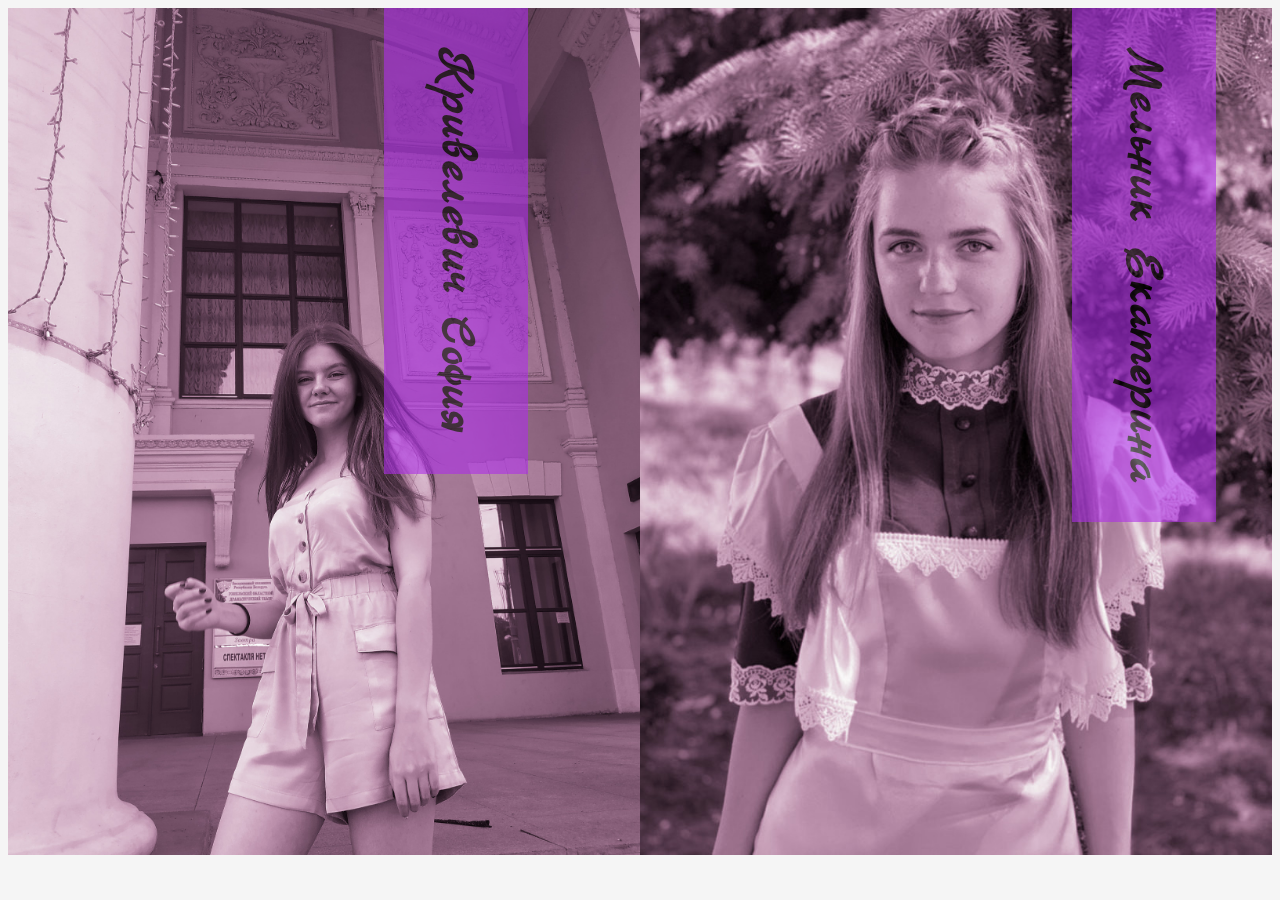
<file: lab17/index.html>
<!DOCTYPE HTML>

<html>

<head>
	<title>Задание 1-</title>
	<link href="style.css" rel="stylesheet">
	<meta http-equiv="content-type" ; content="text/html" ; charset="UTF-8" />
	<link href="https://fonts.googleapis.com/css2?family=Marck+Script&display=swap" rel="stylesheet">
</head>

<body>
	<div class="d1">
		Кривелевич София
	</div>
	<div class="d11">
		Мельник Екатерина
	</div>
	<div class="d3">
		<img src="U0XH5qzMjrE.jpg" style="width: 100%; height: 100%;">
	</div>
	<div class="d3">
		<img src="crP1BgVScWg.jpg" style="width: 100%; height: 100%;">
	</div>

</body>

</html>
</file>
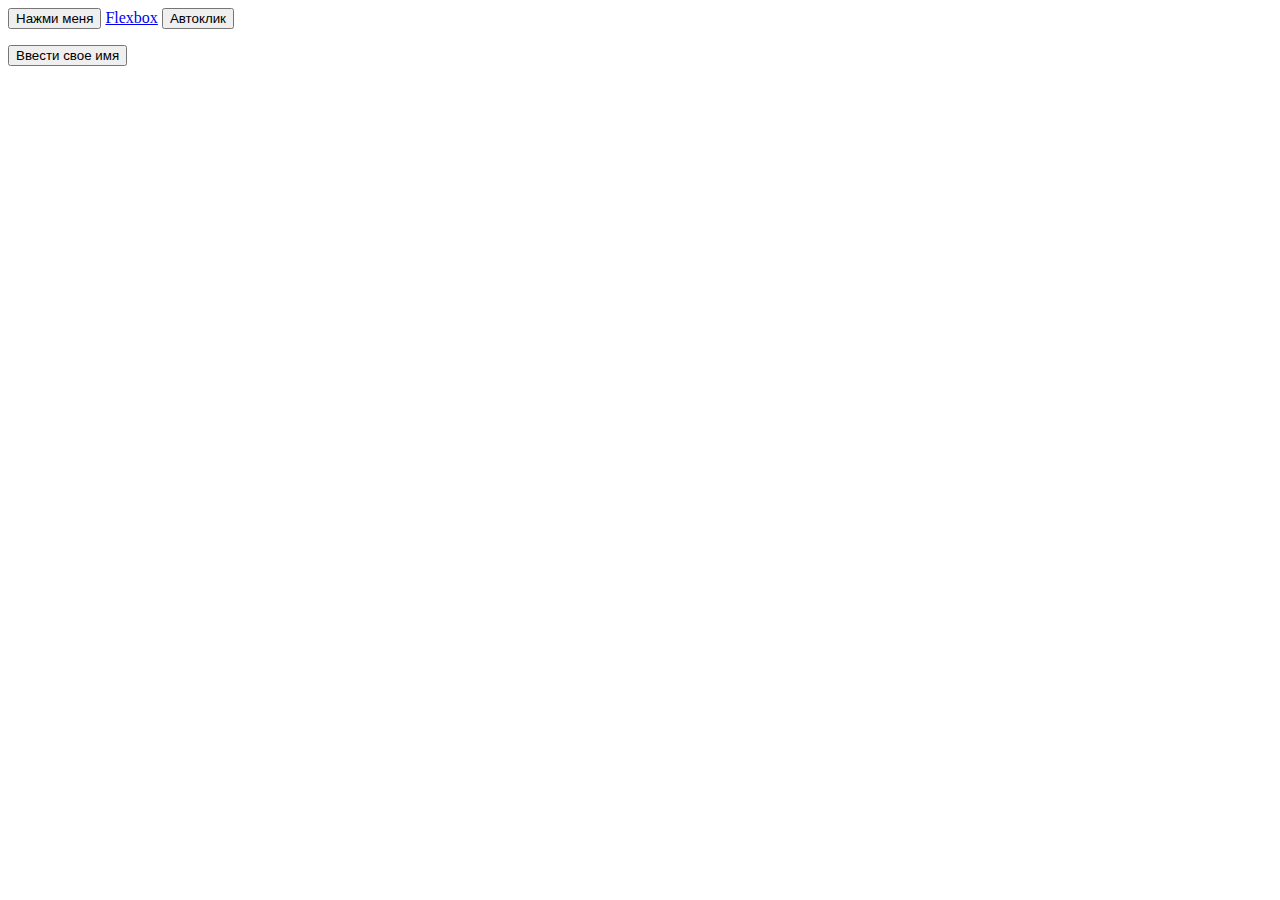
<file: lab21/index.html>
<!DOCTYPE HTML>
<html>

<head>
	<title>Задание</title>
	<link href="style.css" rel="stylesheet">
	<meta http-equiv="content-type" ; content="text/html" ; charset="UTF-8" />
	<link rel="preconnect" href="https://fonts.gstatic.com">
	<link href="https://fonts.googleapis.com/css2?family=Russo+One&display=swap" rel="stylesheet">
</head>

<body>
	<button onclick="func()">Нажми меня</button>
	<a href="https://habr.com/ru/post/467049/" onclick="pre()">Flexbox</a>
	<button id="elem" onclick="alert('Клик!');">Автоклик</button>
	<p id="drop">
		<label>Имя</label>
		<input type="text">
	</p>
	<p>
		<input type="submit" value="Ввести свое имя" id="hider">
	</p>
	<script>
		var hello = 'Привет, ';
		console.log(hello.concat('Кевин', ', удачного дня.'));
		function func() {
			let newq = window.open("", "example", "width =600, height=600");
			newq.focus;
			newq.document.open();
			newq.document.write("<h1>Hello</h1>");
			newq.document.write("<input type = 'button' value='Close' onclick='window.close();'>")
			newq.document.close();
		}
		function pre() {
			alert("Аккуратно!");
		}
		document.getElementById('drop').hidden = true;
		document.getElementById('hider').onclick = function () {
			document.getElementById('drop').hidden = false;
		}
		var hello = 'Доброе утро, ';
		console.log(hello.concat('Дмитрий Витальевич', ', удачного дня.'));
	</script>
</body>

</html>
</file>
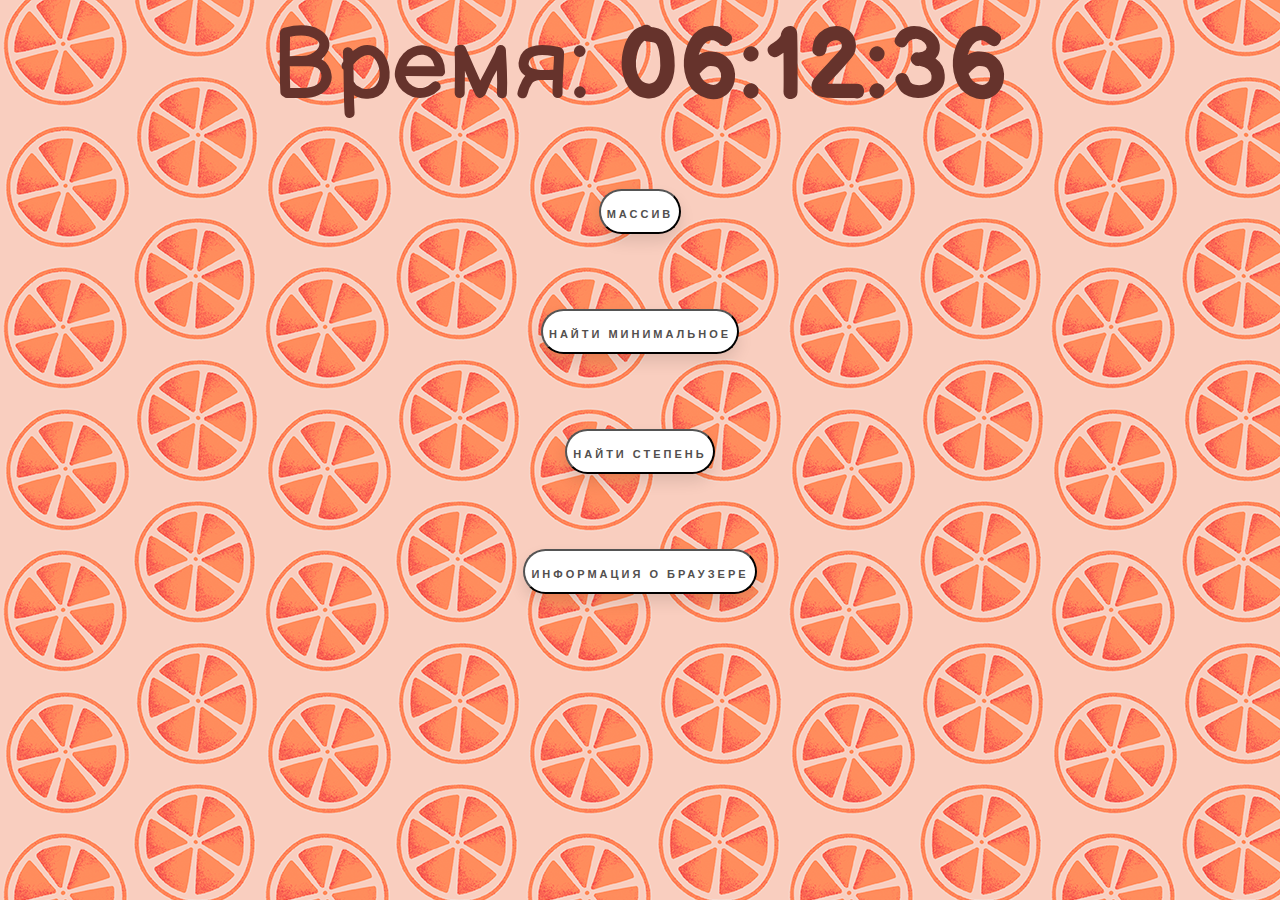
<file: lab22/index.html>
<!DOCTYPE HTML>
<html>

<head>
	<title>Задание</title>
	<link href="style.css" rel="stylesheet">
	<meta http-equiv="content-type" ; content="text/html" ; charset="UTF-8" />
	<link href="https://fonts.googleapis.com/css2?family=Balsamiq+Sans&display=swap" rel="stylesheet">
</head>

<body onload="startTime()">
	Время: <b><span id="time"></span></b><br>
	<input type="button" value="Массив" onclick="ve()"><br>
	<input type="button" value="Найти минимальное" onclick="vre()"><br>
	<input type="button" value="Найти степень" onclick="pow()"><br>
	<input type="button" value="Информация о браузере" onclick="vve()">
	<div id='name'></div>
	<div id='version'></div>
	<script type="text/javascript">
		function pow(x, n) {
			var x = prompt('Введите число ');
			var n = prompt('Введите степень ');
			alert('Результат равен ' + Math.pow(x, n));
		}
		function vre() {
			var a, b;
			a = prompt('Введите 1-ое число ');
			b = prompt('Введите 2-ое число ');
			alert('Минимальное из введенных чисел равно ' + Math.min(a, b));
		}
		function ve() {
			var mas = [],
				masElem,
				i,
				i_plus = 1;
			for (i = 0; i <= 2; i += 1) {
				masElem = prompt('Введите ' + i_plus + ' элемент масива');
				mas.push(masElem);
				i_plus += 1;
			}
			alert(mas);
		}
		setTimeout(qw, 60000);
		function qw() {
			alert("Поставьте 100 баллов (ง ื▿ ื)ว");
		}
		function startTime() {
			var date = new Date();
			var hours = date.getHours();
			var minutes = date.getMinutes();
			var seconds = date.getSeconds();
			if (hours < 10) hours = "0" + hours;
			if (minutes < 10) minutes = "0" + minutes;
			if (seconds < 10) seconds = "0" + seconds;
			document.getElementById("time").innerHTML = hours + ":" + minutes + ":" + seconds;
			setTimeout(startTime, 1000);
		}
		function vve() {
			var BrowserDetect = {
				init: function () {
					this.browser = this.searchString(this.dataBrowser) || "An unknown browser";
					this.version = this.searchVersion(navigator.userAgent) || this.searchVersion(navigator.appVersion) || "an unknown version";
				},
				searchString: function (data) {
					for (var i = 0; i < data.length; i++) {
						var dataString = data[i].string;
						var dataProp = data[i].prop;
						this.versionSearchString = data[i].versionSearch || data[i].identity;
						if (dataString) {
							if (dataString.indexOf(data[i].subString) != -1)
								return data[i].identity;
						}
						else if (dataProp)
							return data[i].identity;
					}
				},
				searchVersion: function (dataString) {
					var index = dataString.indexOf(this.versionSearchString);
					if (index == -1) return;
					return parseFloat(dataString.substring(index + this.versionSearchString.length + 1));
				},
				dataBrowser: [
					{
						string: navigator.userAgent,
						subString: "Chrome",
						identity: "Chrome"
					},
					{
						string: navigator.userAgent,
						subString: "OmniWeb",
						versionSearch: "OmniWeb/",
						identity: "OmniWeb"
					},
					{
						string: navigator.vendor,
						subString: "Apple",
						identity: "Safari",
						versionSearch: "Version"
					},
					{
						prop: window.opera,
						identity: "Opera",
						versionSearch: "Version"
					},
					{
						string: navigator.vendor,
						subString: "iCab",
						identity: "iCab"
					},
					{
						string: navigator.vendor,
						subString: "KDE",
						identity: "Konqueror"
					},
					{
						string: navigator.userAgent,
						subString: "Firefox",
						identity: "Firefox"
					},
					{
						string: navigator.vendor,
						subString: "Camino",
						identity: "Camino"
					},
					{
						/* For Newer Netscapes (6+) */
						string: navigator.userAgent,
						subString: "Netscape",
						identity: "Netscape"
					},
					{
						string: navigator.userAgent,
						subString: "MSIE",
						identity: "Internet Explorer",
						versionSearch: "MSIE"
					},
					{
						string: navigator.userAgent,
						subString: "Gecko",
						identity: "Mozilla",
						versionSearch: "rv"
					},
					{
						/* For Older Netscapes (4-) */
						string: navigator.userAgent,
						subString: "Mozilla",
						identity: "Netscape",
						versionSearch: "Mozilla"
					}
				],
			};
			BrowserDetect.init();

			document.getElementById("name").innerHTML = BrowserDetect.browser;
			document.getElementById("version").innerHTML = BrowserDetect.version;
		}
	</script>
</body>

</html>
</file>
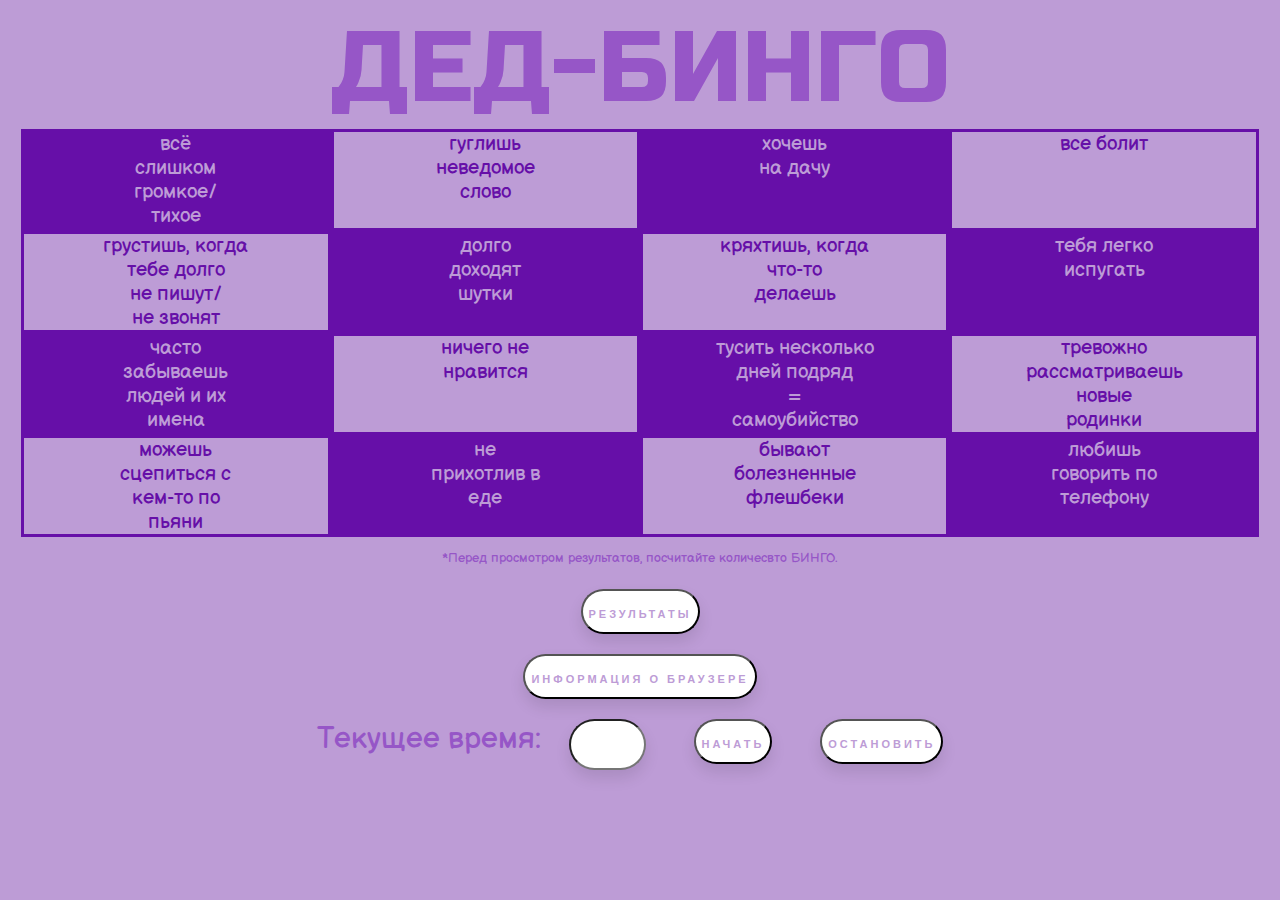
<file: lab25/index.html>
<!DOCTYPE HTML>
<html>

<head>
	<title>Задание</title>
	<link href="style.css" rel="stylesheet">
	<meta http-equiv="content-type" ; content="text/html" ; charset="UTF-8" />
	<link href="https://fonts.googleapis.com/css2?family=Balsamiq+Sans&display=swap" rel="stylesheet">
	<link rel="preconnect" href="https://fonts.gstatic.com">
	<link href="https://fonts.googleapis.com/css2?family=Russo+One&display=swap" rel="stylesheet">
</head>

<body>
	<p class="ded" onclick="javascript:window.alert('ОСТОРОЖНО! ТЫ РАЗБУДИЛ ДЕДА.')">ДЕД-БИНГО
	</p>
	<div class="container">
		<div class="d iv1" id="q" onclick="io()">всё<br>слишком<br>громкое/<br>тихое</div>
		<div class="d" id="q1" onclick="io1()">гуглишь<br>неведомое<br>слово</div>
		<div class="d iv1" id="q2" onclick="io2()">хочешь<br>на дачу</div>
		<div class="d" id="q3" onclick="io3()">все болит</div>
		<div class="d" id="q4" onclick="io4()">грустишь, когда<br>тебе долго<br>не пишут/<br>не звонят</div>
		<div class="d iv1" id="q5" onclick="io5()">долго<br>доходят<br>шутки</div>
		<div class="d" id="q6" onclick="io6()">кряхтишь, когда<br>что-то<br>делаешь</div>
		<div class="d iv1" id="q7" onclick="io7()">тебя легко<br>испугать</div>
		<div class="d iv1" id="q8" onclick="io8()">часто<br>забываешь<br>людей и их<br>имена</div>
		<div class="d" id="q9" onclick="io9()">ничего не<br>нравится</div>
		<div class="d iv1" id="q10" onclick="io10()">тусить несколько<br>дней подряд<br>=<br>самоубийство</div>
		<div class="d" id="q11" onclick="io11()">тревожно<br>рассматриваешь<br>новые<br>родинки</div>
		<div class="d" id="q12" onclick="io12()">можешь<br>сцепиться с<br>кем-то по<br>пьяни</div>
		<div class="d iv1" id="q13" onclick="io13()">не<br>прихотлив в<br>еде</div>
		<div class="d" id="q14" onclick="io14()">бывают<br>болезненные<br>флешбеки</div>
		<div class="d iv1" id="q15" onclick="io15()">любишь<br>говорить по<br>телефону</div>
	</div>
	<p class="ml">*Перед просмотром результатов, посчитайте количесвто БИНГО.</p>
	<input type="button" value="Результаты" onclick="rez()"><br>
	<input type="button" value="Информация о браузере" onclick="vve()"><br>
	<form name="c1" class="c1">
		Текущее время:
		<input name="f1" size="8">
		<input type="button" value="Начать" onclick="if(idp1 == null) startX();">
		<input type="button" value="Остановить" onclick="if(idp1 !=null) stop();">
	</form>
	<div id='name'></div>
	<div id='version'></div>
	<script type="text/javascript">
		var idp1 = null;
		function startX() {
			d = new Date();
			window.document.c1.f1.value = d.getHours() + ":" + d.getMinutes() + ":" + d.getSeconds();
			idp1 = setTimeout("startX();", 500);
		}
		function stop() {
			clearTimeout(idp1);
			idp1 = null;
		}
		function rez() {
			var name = window.prompt('Введите свое имя');
			if (window.confirm(name + ', у вас больше 8 БИНГО?') == true) {
				if (window.confirm(name + ', у вас больше 12 БИНГО?') == true) {
					alert('ТЫ - ТИПИЧНЫЙ ДЕД. ВЗБОДРИТЬСЯ БЫ ТЕБЕ! ФЛЕКСУ НАВЕСТИ, А ТО И КУРАЖНУТЬ.')
				}
				else {
					alert('МОЛОДОСТЬ УШЛА, ВСЕ КАК-ТО ПОМЕРКЛО, А ЖИЗНЬ, БЫВАЕТ, ГОРЧИТ.')
				}
			}
			else {
				if (window.confirm(name + ', у вас больше 4 БИНГО?') == true) {
					alert('ДА, СПИНА ПОБАЛИВАЕТ, НО ЗАТО СКОЛЬКО ДЕЛЬНЫХ И ОСТРОУМНЫХ МЫСЛЕЙ У ТЕБЯ В ГОЛОВЕ!');
				}
				else {
					alert('НИ НАМЕКА НА ДРЯХЛОСТЬ - ТОЛЬКО БЛАГОРОДНАЯ СЕДИНА И ПЫЛКИЙ ВЗГЛЯД СКВОЗЬ ЛЕГКИЕ МОРЩИНКИ!')
				}
			}
		}
		function io() {
			document.getElementById('q').innerHTML = 'БИНГО';
			var a = document.getElementById('q');
			a.style.color = "#e01d85";
		}
		function io1() {
			document.getElementById('q1').innerHTML = 'БИНГО';
			var a = document.getElementById('q1');
			a.style.color = "#e01d85";
		}
		function io2() {
			document.getElementById('q2').innerHTML = 'БИНГО';
			var a = document.getElementById('q2');
			a.style.color = "#e01d85";
		}
		function io3() {
			document.getElementById('q3').innerHTML = 'БИНГО';
			var a = document.getElementById('q3');
			a.style.color = "#e01d85";
		}
		function io4() {
			document.getElementById('q4').innerHTML = 'БИНГО';
			var a = document.getElementById('q4');
			a.style.color = "#e01d85";
		}
		function io5() {
			document.getElementById('q5').innerHTML = 'БИНГО';
			var a = document.getElementById('q5');
			a.style.color = "#e01d85";
		}
		function io6() {
			document.getElementById('q6').innerHTML = 'БИНГО';
			var a = document.getElementById('q6');
			a.style.color = "#e01d85";
		}
		function io7() {
			document.getElementById('q7').innerHTML = 'БИНГО';
			var a = document.getElementById('q7');
			a.style.color = "#e01d85";
		}
		function io8() {
			document.getElementById('q8').innerHTML = 'БИНГО';
			var a = document.getElementById('q8');
			a.style.color = "#e01d85";
		}
		function io9() {
			document.getElementById('q9').innerHTML = 'БИНГО';
			var a = document.getElementById('q9');
			a.style.color = "#e01d85";
		}
		function io10() {
			document.getElementById('q10').innerHTML = 'БИНГО';
			var a = document.getElementById('q10');
			a.style.color = "#e01d85";
		}
		function io11() {
			document.getElementById('q11').innerHTML = 'БИНГО';
			var a = document.getElementById('q11');
			a.style.color = "#e01d85";
		}
		function io12() {
			document.getElementById('q12').innerHTML = 'БИНГО';
			var a = document.getElementById('q12');
			a.style.color = "#e01d85";
		}
		function io13() {
			document.getElementById('q13').innerHTML = 'БИНГО';
			var a = document.getElementById('q13');
			a.style.color = "#e01d85";
		}
		function io14() {
			document.getElementById('q14').innerHTML = 'БИНГО';
			var a = document.getElementById('q14');
			a.style.color = "#e01d85";
		}
		function io15() {
			document.getElementById('q15').innerHTML = 'БИНГО';
			var a = document.getElementById('q15');
			a.style.color = "#e01d85";
		}
		function vve() {
			var BrowserDetect = {
				init: function () {
					this.browser = this.searchString(this.dataBrowser) || "An unknown browser";
					this.version = this.searchVersion(navigator.userAgent) || this.searchVersion(navigator.appVersion) || "an unknown version";
				},
				searchString: function (data) {
					for (var i = 0; i < data.length; i++) {
						var dataString = data[i].string;
						var dataProp = data[i].prop;
						this.versionSearchString = data[i].versionSearch || data[i].identity;
						if (dataString) {
							if (dataString.indexOf(data[i].subString) != -1)
								return data[i].identity;
						}
						else if (dataProp)
							return data[i].identity;
					}
				},
				searchVersion: function (dataString) {
					var index = dataString.indexOf(this.versionSearchString);
					if (index == -1) return;
					return parseFloat(dataString.substring(index + this.versionSearchString.length + 1));
				},
				dataBrowser: [
					{
						string: navigator.userAgent,
						subString: "Chrome",
						identity: "Chrome"
					},
					{
						string: navigator.userAgent,
						subString: "OmniWeb",
						versionSearch: "OmniWeb/",
						identity: "OmniWeb"
					},
					{
						string: navigator.vendor,
						subString: "Apple",
						identity: "Safari",
						versionSearch: "Version"
					},
					{
						prop: window.opera,
						identity: "Opera",
						versionSearch: "Version"
					},
					{
						string: navigator.vendor,
						subString: "iCab",
						identity: "iCab"
					},
					{
						string: navigator.vendor,
						subString: "KDE",
						identity: "Konqueror"
					},
					{
						string: navigator.userAgent,
						subString: "Firefox",
						identity: "Firefox"
					},
					{
						string: navigator.vendor,
						subString: "Camino",
						identity: "Camino"
					},
					{
						/* For Newer Netscapes (6+) */
						string: navigator.userAgent,
						subString: "Netscape",
						identity: "Netscape"
					},
					{
						string: navigator.userAgent,
						subString: "MSIE",
						identity: "Internet Explorer",
						versionSearch: "MSIE"
					},
					{
						string: navigator.userAgent,
						subString: "Gecko",
						identity: "Mozilla",
						versionSearch: "rv"
					},
					{
						/* For Older Netscapes (4-) */
						string: navigator.userAgent,
						subString: "Mozilla",
						identity: "Netscape",
						versionSearch: "Mozilla"
					}
				],
			};
			BrowserDetect.init();

			document.getElementById("name").innerHTML = BrowserDetect.browser;
			document.getElementById("version").innerHTML = BrowserDetect.version;
		}
	</script>
</body>

</html>
</file>
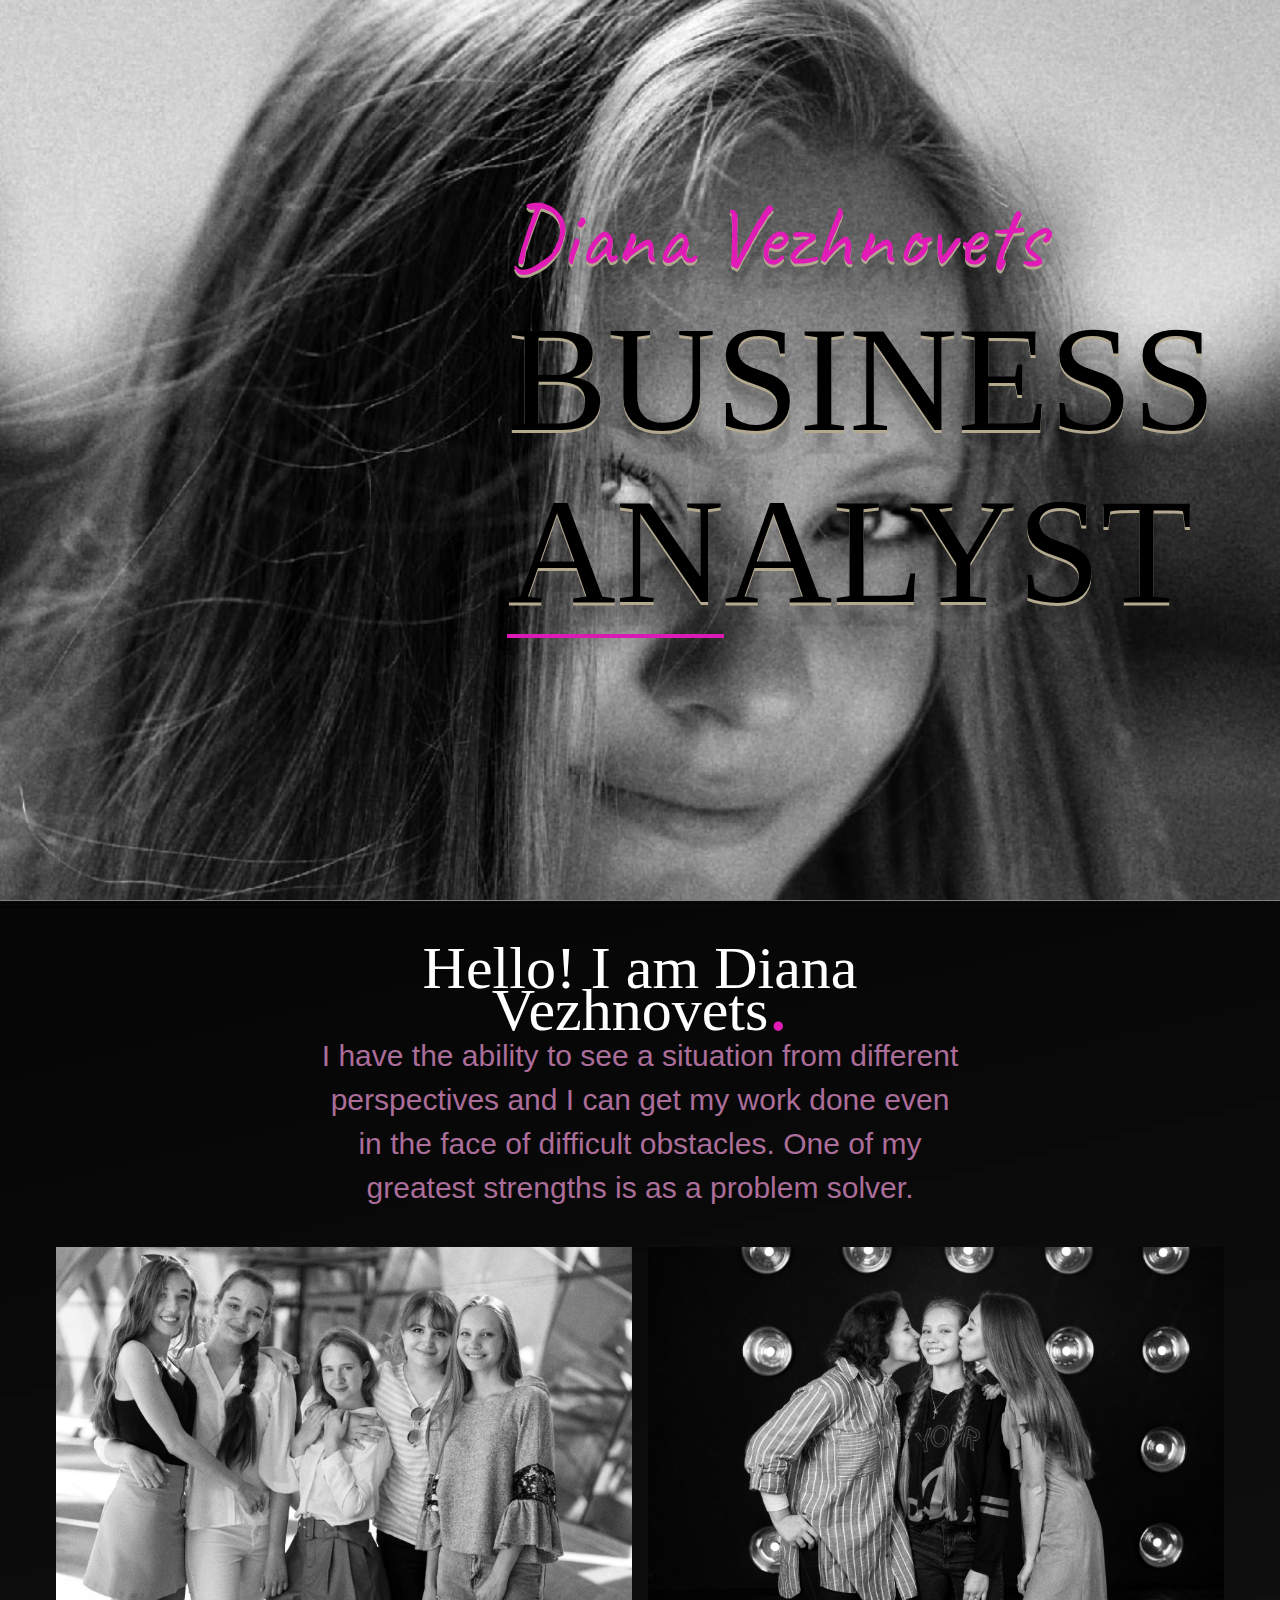
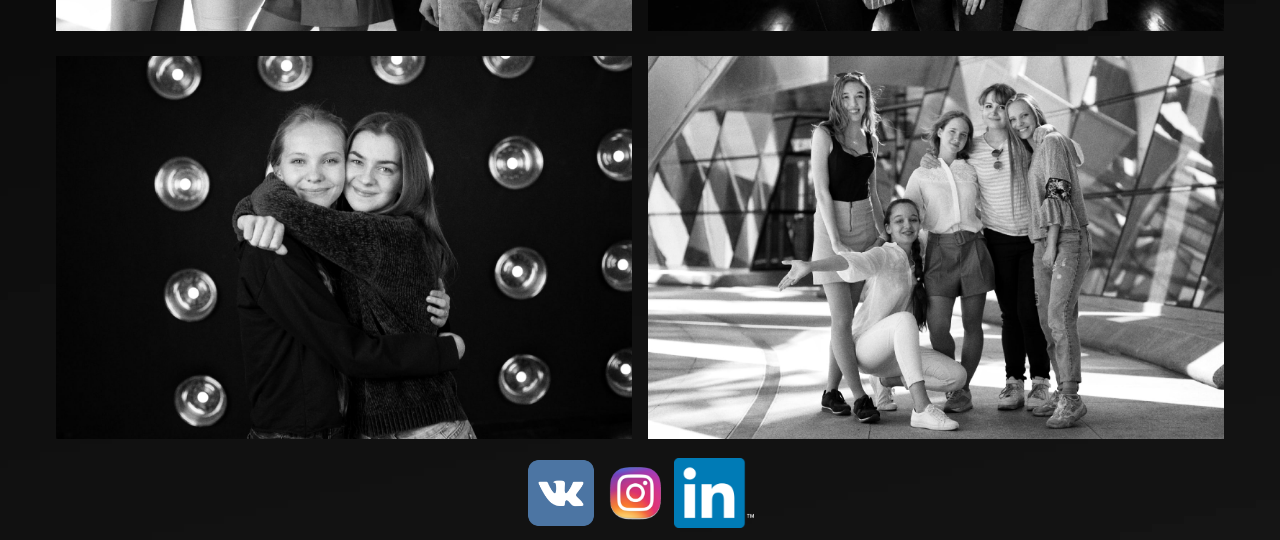
<file: lab28/index.html>
<!DOCTYPE HTML>
<html>

<head>
	<title>Задание</title>
	<link href="style.css" rel="stylesheet">
	<meta http-equiv="content-type" ; content="text/html" ; charset="UTF-8" />
	<link rel="preconnect" href="https://fonts.gstatic.com">
	<link href="https://fonts.googleapis.com/css2?family=Montserrat:wght@500&display=swap" rel="stylesheet">
	<link rel="preconnect" href="https://fonts.gstatic.com">
	<link href="https://fonts.googleapis.com/css2?family=Bungee&family=Caveat:wght@700&family=Work+Sans&display=swap"
		rel="stylesheet">
</head>

<body>
	<div id="img-bg">
		<img src="1.jpg" name="i1">
	</div>
	<div class="pusto">
		<span class="nazva">
			<p class="name"><span class="na1">Diana Vezhnovets</span><br><span class="na2">BUSINESS<br><span
						style="border-bottom: 4px solid #e01bb6;">AN</span>ALYST</span></p>
		</span>
	</div>
	<div class="fon" id="fon">
		<img src="ff.jpg" class="ff">
		<div class="portfolio">
			<p class="info" style="margin-top: 4%; width: 50%; left: 25%; position: relative;">
				<span>Hello! I am Diana Vezhnovets</span><span style="color: #e01bb6; font-size: 80px;">.</span><br>
				<span style="font-family: Arial, Helvetica, sans-serif; font-size: 30px; color: #ab6d99;">I
					have the ability to
					see a situation
					from different perspectives and I can
					get my work done even
					in
					the face of difficult obstacles. One of my greatest strengths is as a problem solver.</span>
			</p><br>
			<img src="2.jpg" width="45%" onmouseover="this.src='2a.jpg'" onmouseout="this.src='2.jpg'" class="k">
			<img src="3.jpg" width="45%" onmouseover="this.src='3a.jpg'" onmouseout="this.src='3.jpg'" class="k"><br>
			<img src="4.jpg" width="45%" onmouseover="this.src='4a.jpg'" onmouseout="this.src='4.jpg'" class="k">
			<img src="5.jpg" width="45%" onmouseover="this.src='5a.jpg'" onmouseout="this.src='5.jpg'" class="k">
			<div style="position: relative; text-align: center;">
				<a href="https://vk.com/id222205898"><img src="vk.png" height="70px"></a>
				<a href="https://www.instagram.com/donny_duck_1/?hl=ru"><img src="inst.png" height="70px"></a>
				<a
					href="https://www.linkedin.com/in/%D0%B4%D0%B8%D0%B0%D0%BD%D0%B0-%D0%B2%D0%B5%D0%B6%D0%BD%D0%BE%D0%B2%D0%B5%D1%86-b3198819b/"><img
						src="in.png" height="70px"></a>
			</div>
		</div>
	</div>
	<div class="foto">


	</div>
	<div id="img-bg1">
	</div>
</body>

</html>
</file>
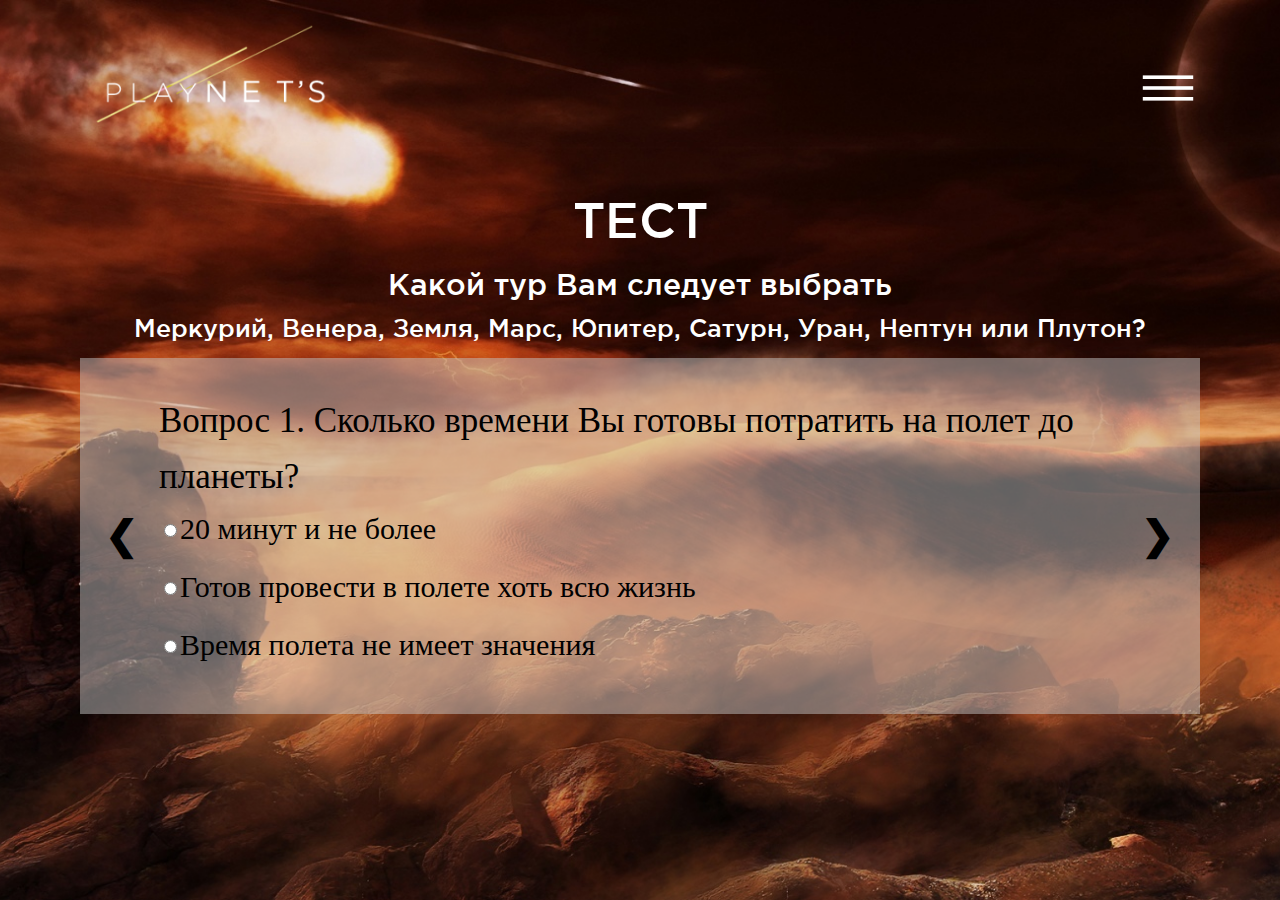
<file: slader2-main/index.html>
﻿<!DOCTYPE html>
<html>

<head>
<title>Planet2</title>
<meta name="viewport" content="width=device-width, initial-scale=1.0, maximum-scale=1.0, user-scalable=0" />
<link rel="stylesheet" href="assets/css/style.css" />
<script src="https://ajax.googleapis.com/ajax/libs/jquery/2.2.0/jquery.min.js"></script>
<meta charset="UTF-8">
</head>
<body>
    <div class="wrapper">
        <div class="content">
            <div class="hi">
                <div class="container">
                    <nav class="menu slide_menu">
                    <ul class="nav_menu">
                        <li><a class="menu_link" href="#">Главная</a></li>
                        <span class="menu_link_"><img class="arrow" src="./assets/css/arroww.png"><a class="menu_link_btn" href="#">Планеты</a></span>
                            <div class="planet_list">
                                <a class="link_planet" href="#">Меркурий</a>
                                <a class="link_planet" href="#">Венера</a>
                                <a class="link_planet" href="#">Земля</a>
                                <a class="link_planet" href="#">Марс</a>
                                <a class="link_planet" href="#">Юпитер</a>
                                <a class="link_planet" href="#">Сатурн</a>
                                <a class="link_planet" href="#">Уран</a>
                                <a class="link_planet" href="#">Нептун</a>
                            </div>
                        <li><a class="menu_link" href="#">Мой тур</a></li>
                        <li><a class="menu_link" href="#">Горящий тур</a></li>
                        <li><a class="menu_link" href="#">Игры</a></li>
                        <li><a class="menu_link" href="#">Моя планета</a></li>
                        <li><a class="menu_link" href="#">Контакты</a></li>
                    </ul>
                 </nav>
                 <span class="poloska1"></span>
                 <span class="poloska2"></span>
                 <span class="poloska3"></span>
                 <header>
                    <div class="header_inner">
                        <a class="logo" href="#"><img src="./assets/css/logo.png"></a>
                        <a href="#" class="menu_btn"><span></span></a>
                    </div>
                 </header>
                 <script src="assets/js/app.js"></script>
                    <div class="hi_row">
                        <div class="hi_text">
                            <div class="hi_text_1">ТЕСТ</div>
                            <div class="hi_text_2">Какой тур Вам следует выбрать</div>
                            <div class="hi_text_3">Меркурий, Венера, Земля, Марс, Юпитер, Сатурн, Уран, Нептун или Плутон?</div>
                        </div>
                        <form name="myform" class="form">
                        <!-- Slideshow container -->
<div class="slideshow-container">

    <!-- Full-width images with number and caption text -->
    <div class="mySlides fade">
      <div class="numbertext">1 / 11</div>
      <div class="text">
        <div class="box_row">
          
          <a class="prev" onclick="plusSlides(-1)">&#10094;</a>
          
        <div class="question">
            Вопрос 1. Сколько времени Вы готовы потратить на полет до планеты?
      <div class="answer_row">
        <div class="answer_input"> <input type="radio" name="q1" value="1" id="l1"><label for="l1">20 минут и не более</label><br></div>
        <div class="answer_input"><input type="radio" name="q1" value="2" id="l2"><label for="l2">Готов провести в полете хоть всю жизнь</label><br></div>
        <div class="answer_input"><input type="radio" name="q1" value="3" id="l3"><label for="l3">Время полета не имеет значения</label><br></div>
      </div>
    </div>
    
    <a class="next" onclick="plusSlides(1)">&#10095;</a>
  
    </div>  
        </div>

    </div>
    <div class="mySlides fade">
        <div class="numbertext">2 / 11</div>
        <div class="text">
          <div class="box_row">
          
            <a class="prev" onclick="plusSlides(-1)">&#10094;</a>
          <div class="question">
              Вопрос 2.	Какую планету Вы хотите посетить?
        <div class="answer_row">
          <div class="answer_input"> <input type="radio" name="q2" value="1" id="l4"><label for="l4">Планету-гигант</label><br></div>
          <div class="answer_input"><input type="radio" name="q2" value="2" id="l5"><label for="l5">Крошечную планету, чтобы исследовать все её уголки</label><br></div>
          <div class="answer_input"><input type="radio" name="q2" value="3" id="l6"><label for="l6">Альтернативу нашей Земле</label><br></div>
        </div>
      </div>  
      <a class="next" onclick="plusSlides(1)">&#10095;</a>
          </div>
          </div>
  
      </div>

    <div class="mySlides fade">
        <div class="numbertext">3 / 11</div>
        <div class="text">
          <div class="box_row">
          
            <a class="prev" onclick="plusSlides(-1)">&#10094;</a>
          <div class="question">
              Вопрос 3.	Какой климат Вы предпочитаете?
        <div class="answer_row">
          <div class="answer_input"> <input type="radio" name="q3" value="1" id="l7"><label for="l7">Знойное лето</label><br></div>
          <div class="answer_input"><input type="radio" name="q3" value="2" id="l8"><label for="l8">Умеренный</label><br></div>
          <div class="answer_input"><input type="radio" name="q3" value="3" id="l9"><label for="l9">Морозную зиму</label><br></div>
        </div>
      </div>  
      <a class="next" onclick="plusSlides(1)">&#10095;</a>
          </div>
          </div>
  
      </div>
      <div class="mySlides fade">
        <div class="numbertext">4 / 11</div>
        <div class="text">
          <div class="box_row">
          
            <a class="prev" onclick="plusSlides(-1)">&#10094;</a>
          <div class="question">
              Вопрос 4.	Что больше всего Вы хотите от данного тура?
        <div class="answer_row">
          <div class="answer_input"> <input type="radio" name="q4" value="1" id="l10"><label for="l10">Увидеть необычные ландшафты</label><br></div>
          <div class="answer_input"><input type="radio" name="q4" value="2" id="l11"><label for="l11">Встретить инопланетных существ</label><br></div>
          <div class="answer_input"><input type="radio" name="q4" value="3" id="l12"><label for="l12">Сделать потрясающие фотографии</label><br></div>
        </div>
      </div>  
      <a class="next" onclick="plusSlides(1)">&#10095;</a>
          </div>
          </div>
  
      </div>
      <div class="mySlides fade">
        <div class="numbertext">5 / 11</div>
        <div class="text">
          <div class="box_row">
          
            <a class="prev" onclick="plusSlides(-1)">&#10094;</a>
          <div class="question">
              Вопрос 5.	Какая характеристика планеты Вам кажется наиболее интересной?
        <div class="answer_row">
          <div class="answer_input"> <input type="radio" name="q5" value="1" id="l13"><label for="l13">Леденящий голубой гигант</label><br></div>
          <div class="answer_input"><input type="radio" name="q5" value="2" id="l14"><label for="l14">Яркий огненный шар</label><br></div>
          <div class="answer_input"><input type="radio" name="q5" value="3" id="l15"><label for="l15">Живая красная планета</label><br></div>
        </div>
      </div> 
      <a class="next" onclick="plusSlides(1)">&#10095;</a>
          </div> 
          </div>
  
      </div>
      <div class="mySlides fade">
        <div class="numbertext">6 / 11</div>
        <div class="text">
          <div class="box_row">
          
            <a class="prev" onclick="plusSlides(-1)">&#10094;</a>
          <div class="question">
              Вопрос 6.	На сколько Вы готовы остаться на чужой планете, если узнаете, что время там идет по-другому?
        <div class="answer_row">
          <div class="answer_input"> <input type="radio" name="q6" value="1" id="l16"><label for="l16">Хоть всю жизнь</label><br></div>
          <div class="answer_input"><input type="radio" name="q6" value="2" id="l17"><label for="l17">Согласен пробыть там 1 год, пока на Земле пройдет 10 лет</label><br></div>
          <div class="answer_input"><input type="radio" name="q6" value="3" id="l18"><label for="l18">Хочу, чтобы время шло почти одинаково с земным</label><br></div>
        </div>
      </div>  
      <a class="next" onclick="plusSlides(1)">&#10095;</a>
          </div>
          </div>
  
      </div>
      <div class="mySlides fade">
        <div class="numbertext">7 / 11</div>
        <div class="text">
          <div class="box_row">
          
            <a class="prev" onclick="plusSlides(-1)">&#10094;</a>
          <div class="question">
              Вопрос 7.	Хотите ли Вы посетить альтернативу нашей родной планете?
        <div class="answer_row">
          <div class="answer_input"> <input type="radio" name="q7" value="1" id="l19"><label for="l19">Да, хочу узнать, где можно остаться надолго</label><br></div>
          <div class="answer_input"><input type="radio" name="q7" value="2" id="l20"><label for="l20"> Хочу посетить самую необычную и полностью отличающуюся от Земли планету</label><br></div>
          <div class="answer_input"><input type="radio" name="q7" value="3" id="l21"><label for="l21">Хочу просто интересно провести время</label><br></div>
        </div>
      </div> 
      <a class="next" onclick="plusSlides(1)">&#10095;</a>
          </div> 
          </div>
  
      </div>
      <div class="mySlides fade">
        <div class="numbertext">8 / 11</div>
        <div class="text">
          <div class="box_row">
          
            <a class="prev" onclick="plusSlides(-1)">&#10094;</a>
          <div class="question">
              Вопрос 8.	Планета, которую Вы хотите посетить должна быть?
        <div class="answer_row">
          <div class="answer_input"> <input type="radio" name="q8" value="1" id="l22"><label for="l22">Самой узнаваемой и красивой</label><br></div>
          <div class="answer_input"><input type="radio" name="q8" value="2" id="l23"><label for="l23">Самой огромной</label><br></div>
          <div class="answer_input"><input type="radio" name="q8" value="3" id="l24"><label for="l24">Самой горячей</label><br></div>
        </div>
      </div> 
      <a class="next" onclick="plusSlides(1)">&#10095;</a>
          </div> 
          </div>
  
      </div>
      <div class="mySlides fade">
        <div class="numbertext">9 / 11</div>
        <div class="text">
          <div class="box_row">
          
            <a class="prev" onclick="plusSlides(-1)">&#10094;</a>
          <div class="question">
              Вопрос 9.	Важен ли для Вас возраст планеты?
        <div class="answer_row">
          <div class="answer_input"> <input type="radio" name="q9" value="1" id="l25"><label for="l25">Да, хочу посетить самую молодую планету</label><br></div>
          <div class="answer_input"><input type="radio" name="q9" value="2" id="l26"><label for="l26">Нет, хочу, чтобы планета была самой изученной</label><br></div>
          <div class="answer_input"><input type="radio" name="q9" value="3" id="l27"><label for="l27">Не важно</label><br></div>
        </div>
      </div> 
      <a class="next" onclick="plusSlides(1)">&#10095;</a>
          </div> 
          </div>
  
      </div>
      <div class="mySlides fade">
        <div class="numbertext">10 / 11</div>
        <div class="text">
          <div class="box_row">
          
            <a class="prev" onclick="plusSlides(-1)">&#10094;</a>
          <div class="question">
              Вопрос 10. Планета какого цвета вызывает у вас наибольший интерес?
        <div class="answer_row">
          <div class="answer_input"> <input type="radio" name="q10" value="1" id="l28"><label for="l28">Голубой/синий</label><br></div>
          <div class="answer_input"><input type="radio" name="q10" value="2" id="l29"><label for="l29">Красный/оранжевый</label><br></div>
          <div class="answer_input"><input type="radio" name="q10" value="3" id="l30"><label for="l30">Белый/бледно-желтый</label><br></div>
        </div>
      </div>
      <a class="next" onclick="plusSlides(1)">&#10095;</a>
      </div> 
          </div>
  
      </div>
      <div class="mySlides fade">
        <div class="numbertext">11 / 11</div>
          
          <a class="prev1" onclick="plusSlides(-1)">&#10094;</a>
      
          <div class="question1">

            <a href="#" id="title" class="hi_submit" onclick="check()"><p>ПОКАЗАТЬ</p> <p>РЕЗУЛЬТАТ</p></a>
            
        </div>
        <a class="next1" onclick="plusSlides(1)">&#10095;</a>
      </div>
        
      
          
  
      </div>
</form>

<script> 

  function check() {
    var count=0;
    var q1=document.myform.q1.value;
    var q2=document.myform.q2.value;
    var q3=document.myform.q3.value;
    var q4=document.myform.q4.value;
    var q5=document.myform.q5.value;
    var q6=document.myform.q6.value;
    var q7=document.myform.q7.value;
    var q8=document.myform.q8.value;
    var q9=document.myform.q9.value;
    var q10=document.myform.q10.value;

    if (q1 == "2") count++;
    if (q2 == "1") count++;
    if (q3 == "1") count++;
    if (q4 == "3") count++;
    if (q5 == "2") count++;
    if (q6 == "1") count++;
    if (q7 == "1") count++;
    if (q8 == "3") count++;
    if (q9 == "2") count++;
    if (q10 == "3") count++;

    if (count >= 7) {
      document.location.href = " https://ekaterinadr.github.io/mars/";
    } else if (count >= 3) {
      document.location.href = "https://ekaterinadr.github.io/venera/";
    } else {
      document.location.href = "https://ekaterinadr.github.io/saturn/";
    };

  } 

</script>
      
  
    
  
  
  </div>
  <br>
  
  <!-- The dots/circles -->
  <div style="text-align:center">
    <span class="dot" onclick="currentSlide(1)"></span>
    <span class="dot" onclick="currentSlide(2)"></span>
    <span class="dot" onclick="currentSlide(3)"></span>
    <span class="dot" onclick="currentSlide(4)"></span>
    <span class="dot" onclick="currentSlide(5)"></span>
    <span class="dot" onclick="currentSlide(6)"></span>
    <span class="dot" onclick="currentSlide(7)"></span>
    <span class="dot" onclick="currentSlide(8)"></span>
    <span class="dot" onclick="currentSlide(9)"></span>
    <span class="dot" onclick="currentSlide(10)"></span>
    <span class="dot" onclick="currentSlide(11)"></span>
  </div>
  <script src="./assets/js/sl.js"></script>
                      </div>
                    </div>
                </div>
            </div>
        </div>
    </div>
</body>
</html>
</file>
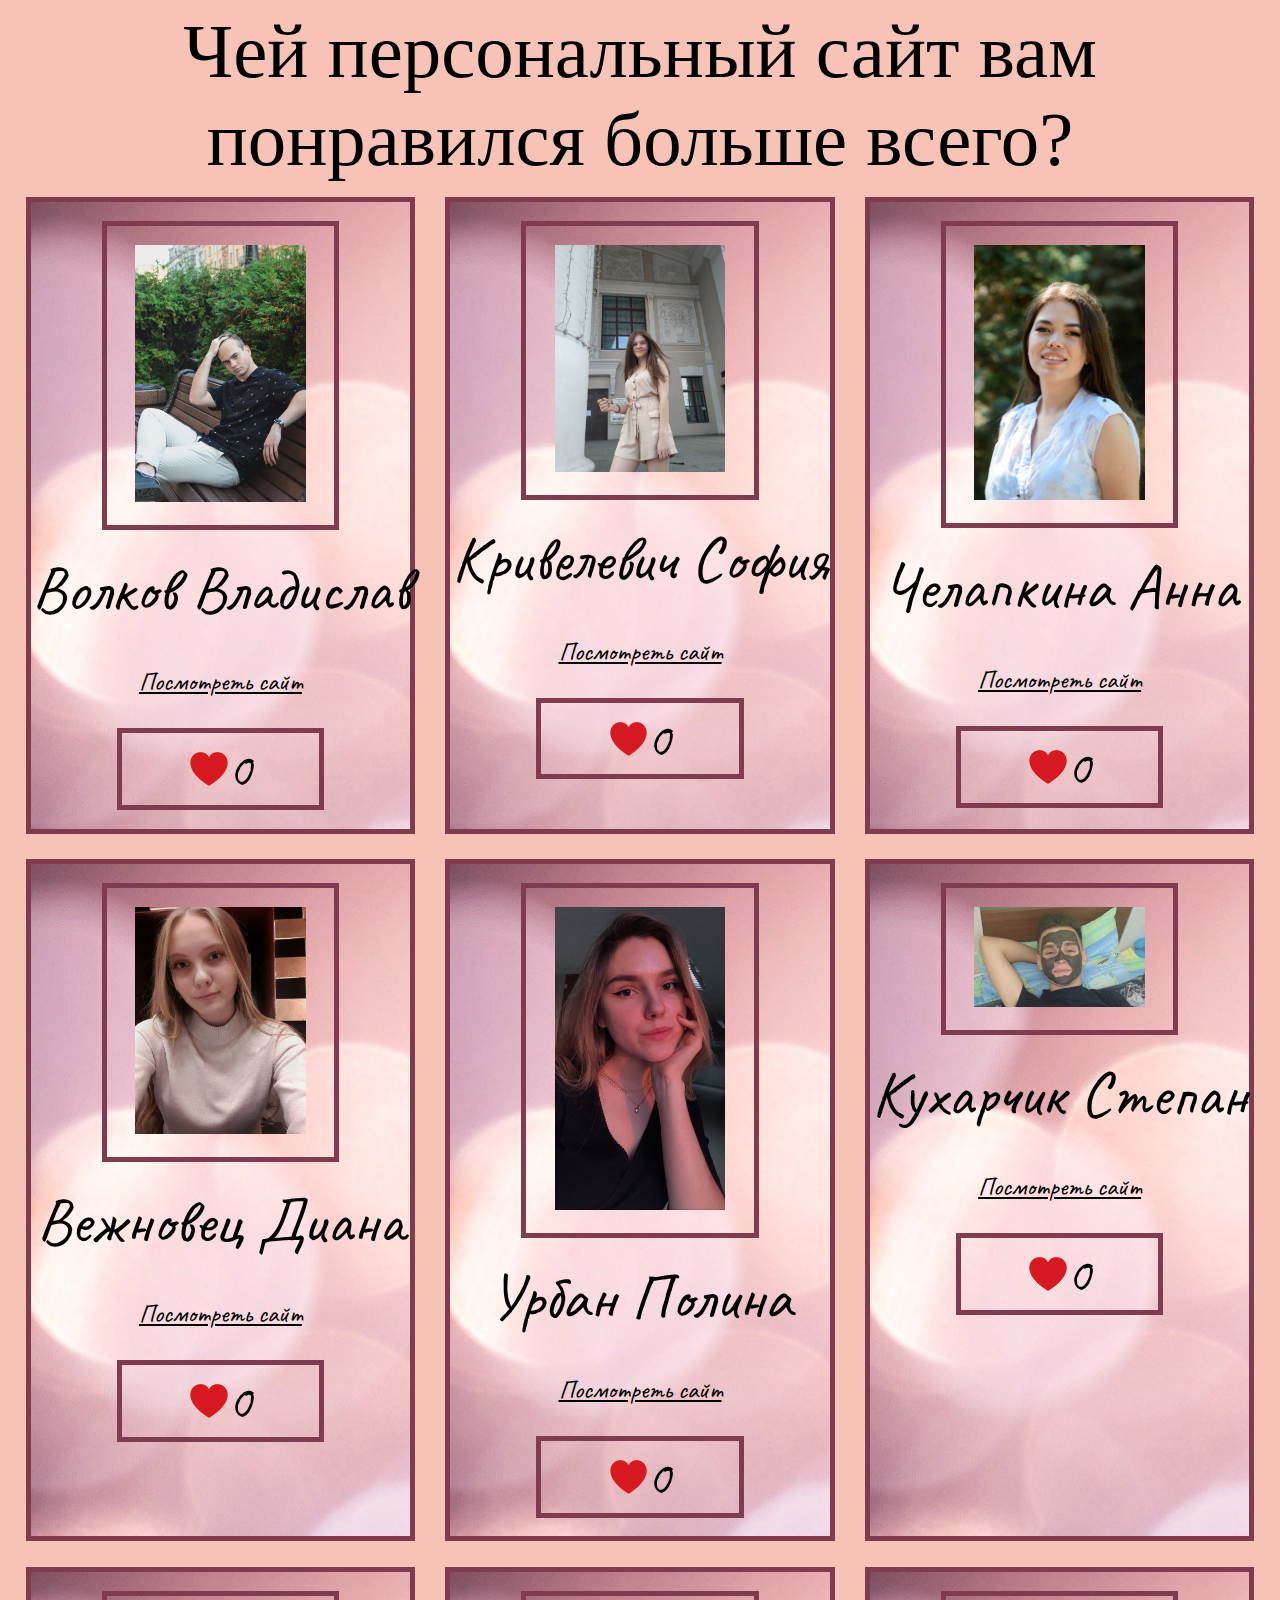
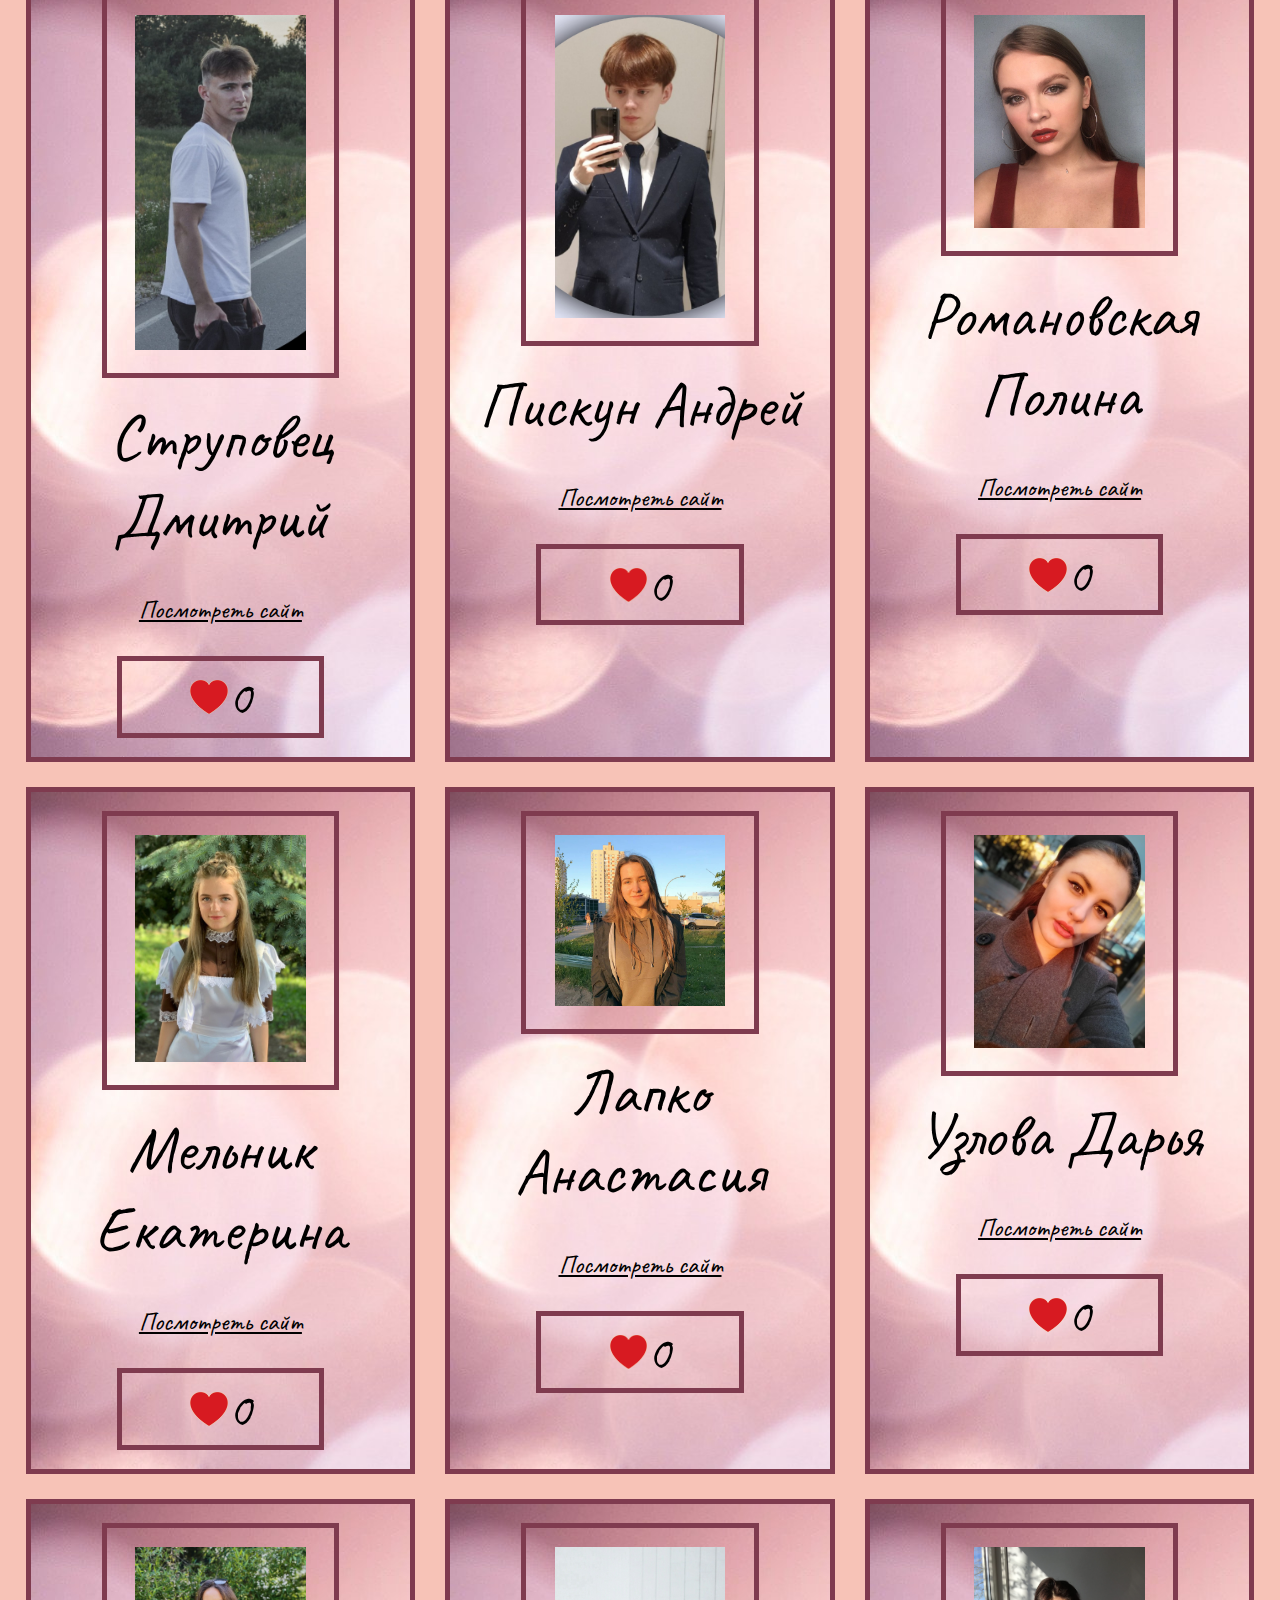
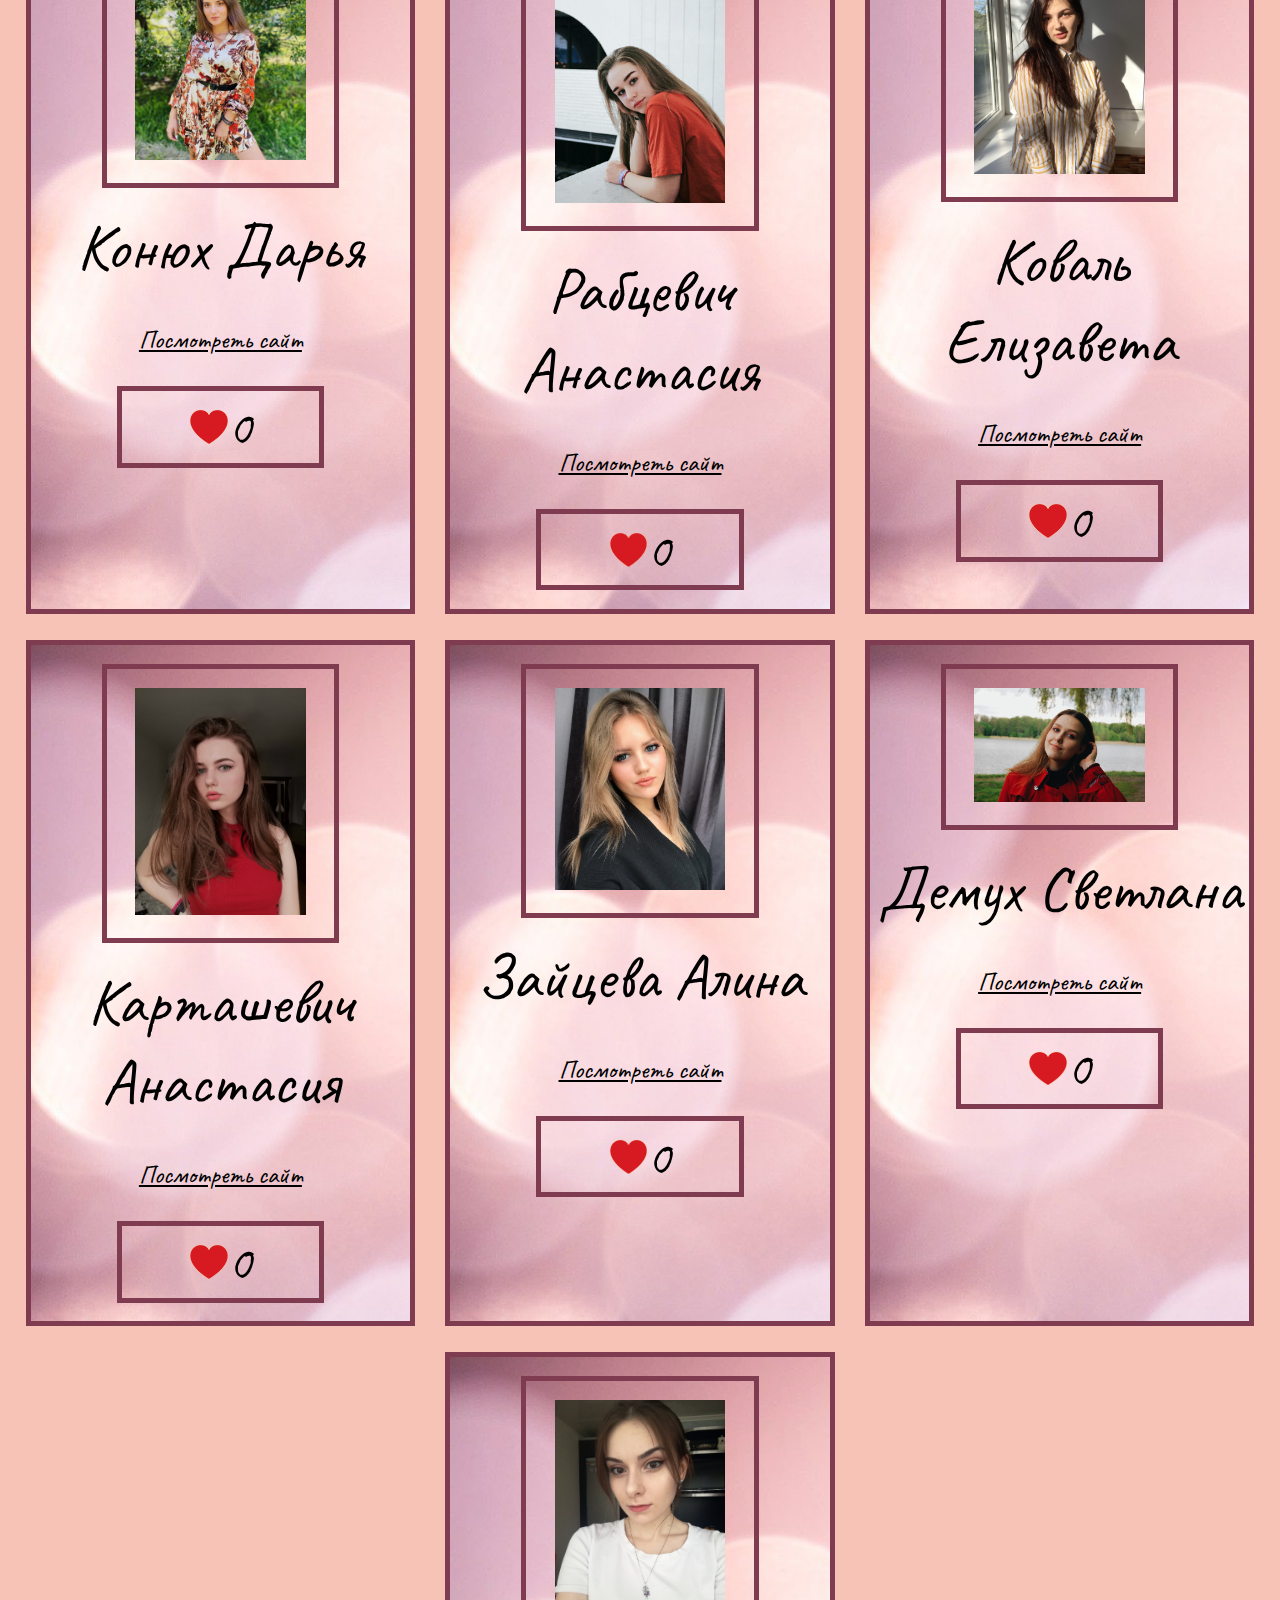
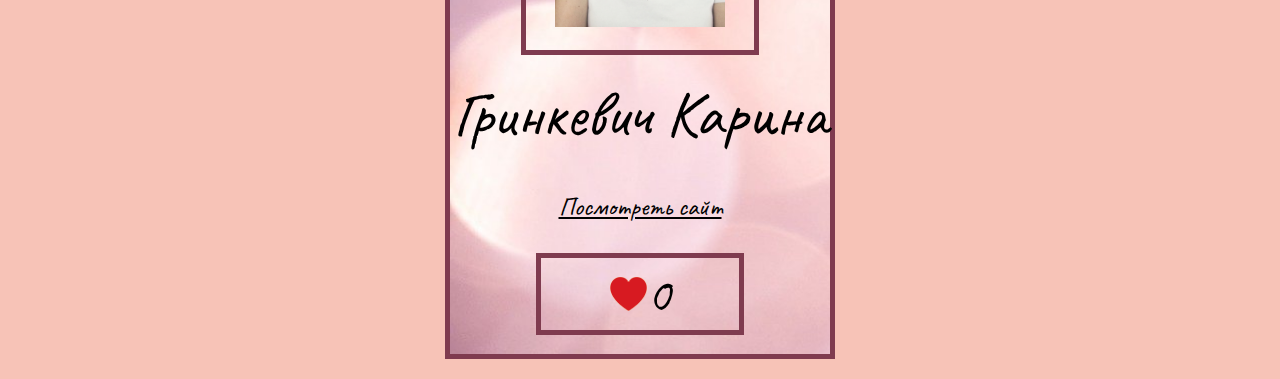
<file: wd35/index.html>
<!DOCTYPE HTML>
<html>

<head>
	<title>Голосование</title>
	<link href="style.css" rel="stylesheet">
	<meta http-equiv="content-type" ; content="text/html" ; charset="UTF-8" />
	<link rel="preconnect" href="https://fonts.gstatic.com">
	<link href="https://fonts.googleapis.com/css2?family=Caveat:wght@700&display=swap" rel="stylesheet">
</head>

<body>
	<div class="glav">Чей персональный сайт вам понравился больше всего?</div>
	<div class="forma">
		<div class="foto" name="foto1"><img src="1a.jpg" width="90%" onclick="ichange()" name="i1"
				style="cursor: pointer;" class="i1">
		</div>
		<div class="name">Волков Владислав<br><a href="https://volkovvvv.github.io/vizitka/#"
				style="font-size: 2vw; color: black;">Посмотреть сайт</a></div>
		<div class="laik"><img src="like.png" width="20%" style="cursor: pointer;" onclick="increase1()"><span
				id="shet1">0</span></div>
	</div>
	<div class="forma">
		<div class="foto"><img src="2a.jpg" width="90%" onclick="ichange2()" name="i2" style="cursor: pointer;"
				class="i1">
		</div>
		<div class="name">Кривелевич София<br><a href="https://sofiakrivelevich.github.io/28%20%D0%BB%D0%B0%D0%B1%D0%B0"
				style="font-size: 2vw; color: black;">Посмотреть сайт</a></div>
		<div class="laik"><img src="like.png" width="20%" style="cursor: pointer;" onclick="increase2()"><span
				id="shet2">0</span></div>
	</div>
	<div class="forma">
		<div class="foto"><img src="5a.jpg" width="90%" onclick="ichange5()" name="i5" style="cursor: pointer;"
				class="i1">
		</div>
		<div class="name">Челапкина Анна<br><a href="https://annachelapkina.github.io/z/index.html"
				style="font-size: 2vw; color: black;">Посмотреть сайт</a></div>
		<div class="laik"><img src="like.png" width="20%" style="cursor: pointer;" onclick="increase5()"><span
				id="shet5">0</span></div>
	</div>
	<div class="forma">
		<div class="foto"><img src="3a.jpg" width="90%" onclick="ichange3()" name="i3" style="cursor: pointer;"
				class="i1">
		</div>
		<div class="name">Вежновец Диана<br><a href="https://diana-cyber-w.github.io/lab28/"
				style="font-size: 2vw; color: black;">Посмотреть сайт</a></div>
		<div class="laik"><img src="like.png" width="20%" style="cursor: pointer;" onclick="increase3()"><span
				id="shet3">0</span></div>
	</div>
	<div class="forma">
		<div class="foto"><img src="6a.jpg" width="90%" onclick="ichange6()" name="i6" style="cursor: pointer;"
				class="i1">
		</div>
		<div class="name">Урбан Полина<br><a href="https://polinaurban.github.io/28lb/"
				style="font-size: 2vw; color: black;">Посмотреть сайт</a></div>
		<div class="laik"><img src="like.png" width="20%" style="cursor: pointer;" onclick="increase6()"><span
				id="shet6">0</span></div>
	</div>
	<div class="forma">
		<div class="foto"><img src="4a.jpg" width="90%" onclick="ichange4()" name="i4" style="cursor: pointer;"
				class="i1">
		</div>
		<div class="name">Кухарчик Степан<br><a href="https://jazkydev.github.io/0labz/lab28/"
				style="font-size: 2vw; color: black;">Посмотреть сайт</a></div>
		<div class="laik"><img src="like.png" width="20%" style="cursor: pointer;" onclick="increase4()"><span
				id="shet4">0</span></div>
	</div>
	<div class="forma">
		<div class="foto"><img src="7a.jpg" width="90%" onclick="ichange7()" name="i7" style="cursor: pointer;"
				class="i1">
		</div>
		<div class="name">Струповец Дмитрий<br><a href="https://dstrupovets.github.io/lab28/"
				style="font-size: 2vw; color: black;">Посмотреть сайт</a></div>
		<div class="laik"><img src="like.png" width="20%" style="cursor: pointer;" onclick="increase7()"><span
				id="shet7">0</span></div>
	</div>
	<div class="forma">
		<div class="foto"><img src="16a.jpg" width="90%" onclick="ichange16()" name="i16" style="cursor: pointer;"
				class="i1"></div>
		<div class="name">Пискун Андрей<br><a href="https://reirauch.github.io/lab28/"
				style="font-size: 2vw; color: black;">Посмотреть сайт</a></div>
		<div class="laik"><img src="like.png" width="20%" style="cursor: pointer;" onclick="increase16()"><span
				id="shet16">0</span></div>
	</div>
	<div class="forma">
		<div class="foto"><img src="8a.jpg" width="90%" onclick="ichange8()" name="i8" style="cursor: pointer;"
				class="i1">
		</div>
		<div class="name">Романовская Полина<br><a href="https://polyaro16.github.io/My_page/#top"
				style="font-size: 2vw; color: black;">Посмотреть сайт</a></div>
		<div class="laik"><img src="like.png" width="20%" style="cursor: pointer;" onclick="increase8()"><span
				id="shet8">0</span></div>
	</div>
	<div class="forma">
		<div class="foto"><img src="17a.jpg" width="90%" onclick="ichange17()" name="i17" style="cursor: pointer;"
				class="i1"></div>
		<div class="name">Мельник Екатерина<br><a href="https://melnikkate.github.io/lab28/index1.html"
				style="font-size: 2vw; color: black;">Посмотреть сайт</a></div>
		<div class="laik"><img src="like.png" width="20%" style="cursor: pointer;" onclick="increase17()"><span
				id="shet17">0</span></div>
	</div>
	<div class="forma">
		<div class="foto"><img src="9a.jpg" width="90%" onclick="ichange9()" name="i9" style="cursor: pointer;"
				class="i1">
		</div>
		<div class="name">Лапко Анастасия<br><a href="https://laapko.github.io/lab%2028/"
				style="font-size: 2vw; color: black;">Посмотреть сайт</a></div>
		<div class="laik"><img src="like.png" width="20%" style="cursor: pointer;" onclick="increase9()"><span
				id="shet9">0</span></div>
	</div>
	<div class="forma">
		<div class="foto"><img src="18a.jpg" width="90%" onclick="ichange18()" name="i18" style="cursor: pointer;"
				class="i1"></div>
		<div class="name">Узлова Дарья<br><a href="https://darauzlova.github.io/Iam/"
				style="font-size: 2vw; color: black;">Посмотреть сайт</a></div>
		<div class="laik"><img src="like.png" width="20%" style="cursor: pointer;" onclick="increase18()"><span
				id="shet18">0</span></div>
	</div>
	<div class="forma">
		<div class="foto"><img src="10a.jpg" width="90%" onclick="ichange10()" name="i10" style="cursor: pointer;"
				class="i1"></div>
		<div class="name">Конюх Дарья<br><a href="https://dashakonuh.github.io/slksxslk/"
				style="font-size: 2vw; color: black;">Посмотреть сайт</a></div>
		<div class="laik"><img src="like.png" width="20%" style="cursor: pointer;" onclick="increase10()"><span
				id="shet10">0</span></div>
	</div>
	<div class="forma">
		<div class="foto"><img src="19a.jpg" width="90%" onclick="ichange19()" name="i19" style="cursor: pointer;"
				class="i1"></div>
		<div class="name">Рабцевич Анастасия<br><a href="https://an-rabtsevich.github.io/lab28/"
				style="font-size: 2vw; color: black;">Посмотреть сайт</a></div>
		<div class="laik"><img src="like.png" width="20%" style="cursor: pointer;" onclick="increase19()"><span
				id="shet19">0</span></div>
	</div>
	<div class="forma">
		<div class="foto"><img src="11a.jpg" width="90%" onclick="ichange11()" name="i11" style="cursor: pointer;"
				class="i1"></div>
		<div class="name">Коваль Елизавета<br><a href="https://lizakoval.github.io/%D0%AF/index.html"
				style="font-size: 2vw; color: black;">Посмотреть сайт</a></div>
		<div class="laik"><img src="like.png" width="20%" style="cursor: pointer;" onclick="increase11()"><span
				id="shet11">0</span></div>
	</div>
	<div class="forma">
		<div class="foto"><img src="12a.jpg" width="90%" onclick="ichange12()" name="i12" style="cursor: pointer;"
				class="i1"></div>
		<div class="name">Карташевич Анастасия<br><a href="https://ann-stasia.github.io/lab28/#"
				style="font-size: 2vw; color: black;">Посмотреть сайт</a></div>
		<div class="laik"><img src="like.png" width="20%" style="cursor: pointer;" onclick="increase12()"><span
				id="shet12">0</span></div>
	</div>
	<div class="forma">
		<div class="foto"><img src="13a.jpg" width="90%" onclick="ichange13()" name="i13" style="cursor: pointer;"
				class="i1"></div>
		<div class="name">Зайцева Алина<br><a href="https://alinazajceva.github.io/lab_28/"
				style="font-size: 2vw; color: black;">Посмотреть сайт</a></div>
		<div class="laik"><img src="like.png" width="20%" style="cursor: pointer;" onclick="increase13()"><span
				id="shet13">0</span></div>
	</div>
	<div class="forma">
		<div class="foto"><img src="14a.jpg" width="90%" onclick="ichange14()" name="i14" style="cursor: pointer;"
				class="i1"></div>
		<div class="name">Демух Светлана<br><a href="https://svetlanademukh13.github.io/lab28/"
				style="font-size: 2vw; color: black;">Посмотреть сайт</a></div>
		<div class="laik"><img src="like.png" width="20%" style="cursor: pointer;" onclick="increase14()"><span
				id="shet14">0</span></div>
	</div>
	<div class="forma">
		<div class="foto"><img src="15a.jpg" width="90%" onclick="ichange15()" name="i15" style="cursor: pointer;"
				class="i1"></div>
		<div class="name">Гринкевич Карина<br><a href="https://karina-grinkevich.github.io/laba28/"
				style="font-size: 2vw; color: black;">Посмотреть сайт</a></div>
		<div class="laik"><img src="like.png" width="20%" style="cursor: pointer;" onclick="increase15()"><span
				id="shet15">0</span></div>
	</div>
	<script type="text/javascript">
		var flag = 0;
		function ichange() {
			if (flag == 0) {
				document.i1.src = "1.png";
				flag = 1;
			}
			else {
				document.i1.src = "1a.jpg";
				flag = 0;
			}
		}
		function ichange2() {
			if (flag == 0) {
				document.i2.src = "2.png";
				flag = 1;
			}
			else {
				document.i2.src = "2a.jpg";
				flag = 0;
			}
		}
		function ichange3() {
			if (flag == 0) {
				document.i3.src = "3.png";
				flag = 1;
			}
			else {
				document.i3.src = "3a.jpg";
				flag = 0;
			}
		}
		function ichange4() {
			if (flag == 0) {
				document.i4.src = "4.png";
				flag = 1;
			}
			else {
				document.i4.src = "4a.jpg";
				flag = 0;
			}
		}
		function ichange5() {
			if (flag == 0) {
				document.i5.src = "5.png";
				flag = 1;
			}
			else {
				document.i5.src = "5a.jpg";
				flag = 0;
			}
		}
		function ichange6() {
			if (flag == 0) {
				document.i6.src = "6.png";
				flag = 1;
			}
			else {
				document.i6.src = "6a.jpg";
				flag = 0;
			}
		}
		function ichange7() {
			if (flag == 0) {
				document.i7.src = "7.png";
				flag = 1;
			}
			else {
				document.i7.src = "7a.jpg";
				flag = 0;
			}
		}
		function ichange8() {
			if (flag == 0) {
				document.i8.src = "8.png";
				flag = 1;
			}
			else {
				document.i8.src = "8a.jpg";
				flag = 0;
			}
		}
		function ichange9() {
			if (flag == 0) {
				document.i9.src = "9.png";
				flag = 1;
			}
			else {
				document.i9.src = "9a.jpg";
				flag = 0;
			}
		}
		function ichange10() {
			if (flag == 0) {
				document.i10.src = "10.png";
				flag = 1;
			}
			else {
				document.i10.src = "10a.jpg";
				flag = 0;
			}
		}
		function ichange11() {
			if (flag == 0) {
				document.i11.src = "11.png";
				flag = 1;
			}
			else {
				document.i11.src = "11a.jpg";
				flag = 0;
			}
		}
		function ichange12() {
			if (flag == 0) {
				document.i12.src = "12.png";
				flag = 1;
			}
			else {
				document.i12.src = "12a.jpg";
				flag = 0;
			}
		}
		function ichange13() {
			if (flag == 0) {
				document.i13.src = "13.png";
				flag = 1;
			}
			else {
				document.i13.src = "13a.jpg";
				flag = 0;
			}
		}
		function ichange14() {
			if (flag == 0) {
				document.i14.src = "14.png";
				flag = 1;
			}
			else {
				document.i14.src = "14a.jpg";
				flag = 0;
			}
		}
		function ichange15() {
			if (flag == 0) {
				document.i15.src = "15.png";
				flag = 1;
			}
			else {
				document.i15.src = "15a.jpg";
				flag = 0;
			}
		}
		function ichange16() {
			if (flag == 0) {
				document.i16.src = "16.png";
				flag = 1;
			}
			else {
				document.i16.src = "16a.jpg";
				flag = 0;
			}
		}
		function ichange17() {
			if (flag == 0) {
				document.i17.src = "17.png";
				flag = 1;
			}
			else {
				document.i17.src = "17a.jpg";
				flag = 0;
			}
		}
		function ichange18() {
			if (flag == 0) {
				document.i18.src = "18.png";
				flag = 1;
			}
			else {
				document.i18.src = "18a.jpg";
				flag = 0;
			}
		}
		function ichange19() {
			if (flag == 0) {
				document.i19.src = "19.png";
				flag = 1;
			}
			else {
				document.i19.src = "19a.jpg";
				flag = 0;
			}
		}
		var counter = 1;
		var counter2 = 1;
		var counter4 = 1;
		var counter5 = 1;
		var counter3 = 1;
		var counter6 = 1;
		var counter7 = 1;
		var counter8 = 1;
		var counter9 = 1;
		var counter10 = 1;
		var counter11 = 1;
		var counter12 = 1;
		var counter13 = 1;
		var counter14 = 1;
		var counter15 = 1;
		var counter16 = 1;
		var counter17 = 1;
		var counter18 = 1;
		var counter19 = 1;
		function initiateClicks() {
			var clickStr = localStorage.getItem("shet1");
			if (clickStr == undefined) {
				localStorage.setItem("shet1", 0);
				counter = 0;
			} else {
				counter = parseInt(clickStr);
			}
			document.getElementById("shet1").innerHTML = counter;
		}
		function initiateClicks2() {
			var clickStr = localStorage.getItem("shet2");
			if (clickStr == undefined) {
				localStorage.setItem("shet2", 0);
				counter2 = 0;
			} else {
				counter2 = parseInt(clickStr);
			}
			document.getElementById("shet2").innerHTML = counter2;
		}
		function initiateClicks3() {
			var clickStr = localStorage.getItem("shet3");
			if (clickStr == undefined) {
				localStorage.setItem("shet3", 0);
				counter3 = 0;
			} else {
				counter3 = parseInt(clickStr);
			}
			document.getElementById("shet3").innerHTML = counter3;
		}
		function initiateClicks4() {
			var clickStr = localStorage.getItem("shet4");
			if (clickStr == undefined) {
				localStorage.setItem("shet4", 0);
				counter4 = 0;
			} else {
				counter4 = parseInt(clickStr);
			}
			document.getElementById("shet4").innerHTML = counter4;
		}
		function initiateClicks5() {
			var clickStr = localStorage.getItem("shet5");
			if (clickStr == undefined) {
				localStorage.setItem("shet5", 0);
				counter5 = 0;
			} else {
				counter5 = parseInt(clickStr);
			}
			document.getElementById("shet5").innerHTML = counter5;
		}
		function initiateClicks6() {
			var clickStr = localStorage.getItem("shet6");
			if (clickStr == undefined) {
				localStorage.setItem("shet6", 0);
				counter6 = 0;
			} else {
				counter6 = parseInt(clickStr);
			}
			document.getElementById("shet6").innerHTML = counter6;
		}
		function initiateClicks7() {
			var clickStr = localStorage.getItem("shet7");
			if (clickStr == undefined) {
				localStorage.setItem("shet7", 0);
				counter7 = 0;
			} else {
				counter7 = parseInt(clickStr);
			}
			document.getElementById("shet7").innerHTML = counter7;
		}
		function initiateClicks8() {
			var clickStr = localStorage.getItem("shet8");
			if (clickStr == undefined) {
				localStorage.setItem("shet8", 0);
				counter8 = 0;
			} else {
				counter8 = parseInt(clickStr);
			}
			document.getElementById("shet8").innerHTML = counter8;
		}
		function initiateClicks9() {
			var clickStr = localStorage.getItem("shet9");
			if (clickStr == undefined) {
				localStorage.setItem("shet9", 0);
				counter9 = 0;
			} else {
				counter9 = parseInt(clickStr);
			}
			document.getElementById("shet9").innerHTML = counter9;
		}
		function initiateClicks10() {
			var clickStr = localStorage.getItem("shet10");
			if (clickStr == undefined) {
				localStorage.setItem("shet10", 0);
				counter10 = 0;
			} else {
				counter10 = parseInt(clickStr);
			}
			document.getElementById("shet10").innerHTML = counter10;
		}
		function initiateClicks11() {
			var clickStr = localStorage.getItem("shet11");
			if (clickStr == undefined) {
				localStorage.setItem("shet11", 0);
				counter11 = 0;
			} else {
				counter11 = parseInt(clickStr);
			}
			document.getElementById("shet11").innerHTML = counter11;
		}
		function initiateClicks12() {
			var clickStr = localStorage.getItem("shet12");
			if (clickStr == undefined) {
				localStorage.setItem("shet12", 0);
				counter12 = 0;
			} else {
				counter12 = parseInt(clickStr);
			}
			document.getElementById("shet12").innerHTML = counter12;
		}
		function initiateClicks13() {
			var clickStr = localStorage.getItem("shet13");
			if (clickStr == undefined) {
				localStorage.setItem("shet13", 0);
				counter13 = 0;
			} else {
				counter13 = parseInt(clickStr);
			}
			document.getElementById("shet13").innerHTML = counter13;
		}
		function initiateClicks14() {
			var clickStr = localStorage.getItem("shet14");
			if (clickStr == undefined) {
				localStorage.setItem("shet14", 0);
				counter14 = 0;
			} else {
				counter14 = parseInt(clickStr);
			}
			document.getElementById("shet14").innerHTML = counter14;
		}
		function initiateClicks15() {
			var clickStr = localStorage.getItem("shet15");
			if (clickStr == undefined) {
				localStorage.setItem("shet15", 0);
				counter15 = 0;
			} else {
				counter15 = parseInt(clickStr);
			}
			document.getElementById("shet15").innerHTML = counter15;
		}
		function initiateClicks16() {
			var clickStr = localStorage.getItem("shet16");
			if (clickStr == undefined) {
				localStorage.setItem("shet16", 0);
				counter16 = 0;
			} else {
				counter16 = parseInt(clickStr);
			}
			document.getElementById("shet16").innerHTML = counter16;
		}
		function initiateClicks17() {
			var clickStr = localStorage.getItem("shet17");
			if (clickStr == undefined) {
				localStorage.setItem("shet17", 0);
				counter17 = 0;
			} else {
				counter17 = parseInt(clickStr);
			}
			document.getElementById("shet17").innerHTML = counter17;
		}
		function initiateClicks18() {
			var clickStr = localStorage.getItem("shet18");
			if (clickStr == undefined) {
				localStorage.setItem("shet18", 0);
				counter18 = 0;
			} else {
				counter18 = parseInt(clickStr);
			}
			document.getElementById("shet18").innerHTML = counter18;
		}
		function initiateClicks19() {
			var clickStr = localStorage.getItem("shet19");
			if (clickStr == undefined) {
				localStorage.setItem("shet19", 0);
				counter19 = 0;
			} else {
				counter19 = parseInt(clickStr);
			}
			document.getElementById("shet19").innerHTML = counter19;
		}
		function increase1() {
			counter++;
			localStorage.setItem("shet1", counter);
			document.getElementById("shet1").innerHTML = counter;
		}
		initiateClicks();
		initiateClicks2();
		initiateClicks3();
		initiateClicks4();
		initiateClicks5();
		initiateClicks6();
		initiateClicks7();
		initiateClicks8();
		initiateClicks9();
		initiateClicks10();
		initiateClicks11();
		initiateClicks12();
		initiateClicks13();
		initiateClicks14();
		initiateClicks15();
		initiateClicks16();
		initiateClicks17();
		initiateClicks18();
		initiateClicks19();
		function increase2() {
			counter2++;
			localStorage.setItem("shet2", counter2);
			document.getElementById("shet2").innerHTML = counter2;
		}
		function increase3() {
			counter3++;
			localStorage.setItem("shet3", counter3);
			document.getElementById("shet3").innerHTML = counter3;
		}
		function increase4() {
			counter4++;
			localStorage.setItem("shet4", counter4);
			document.getElementById("shet4").innerHTML = counter4;
		}
		function increase5() {
			counter5++;
			localStorage.setItem("shet5", counter5);
			document.getElementById("shet5").innerHTML = counter5;
		}
		function increase6() {
			counter6++;
			localStorage.setItem("shet6", counter6);
			document.getElementById("shet6").innerHTML = counter6;
		}
		function increase7() {
			counter7++;
			localStorage.setItem("shet7", counter7);
			document.getElementById("shet7").innerHTML = counter7;
		}
		function increase8() {
			counter8++;
			localStorage.setItem("shet8", counter8);
			document.getElementById("shet8").innerHTML = counter8;
		}
		function increase9() {
			counter9++;
			localStorage.setItem("shet9", counter9);
			document.getElementById("shet9").innerHTML = counter9;
		}
		function increase10() {
			counter10++;
			localStorage.setItem("shet10", counter10);
			document.getElementById("shet10").innerHTML = counter10;
		}
		function increase11() {
			counter11++;
			localStorage.setItem("shet11", counter11);
			document.getElementById("shet11").innerHTML = counter11;
		}
		function increase12() {
			counter12++;
			localStorage.setItem("shet12", counter12);
			document.getElementById("shet12").innerHTML = counter12;
		}
		function increase13() {
			counter13++;
			localStorage.setItem("shet13", counter13);
			document.getElementById("shet13").innerHTML = counter13;
		}
		function increase14() {
			counter14++;
			localStorage.setItem("shet14", counter14);
			document.getElementById("shet14").innerHTML = counter14;
		}
		function increase15() {
			counter15++;
			localStorage.setItem("shet15", counter15);
			document.getElementById("shet15").innerHTML = counter15;
		}
		function increase16() {
			counter16++;
			localStorage.setItem("shet16", counter16);
			document.getElementById("shet16").innerHTML = counter16;
		}
		function increase17() {
			counter17++;
			localStorage.setItem("shet17", counter17);
			document.getElementById("shet17").innerHTML = counter17;
		}
		function increase18() {
			counter18++;
			localStorage.setItem("shet18", counter18);
			document.getElementById("shet18").innerHTML = counter18;
		}
		function increase19() {
			counter19++;
			localStorage.setItem("shet19", counter19);
			document.getElementById("shet19").innerHTML = counter19;
		}
	</script>
</body>

</html>
</file>
<file: lab17/style.css>
body{
	background-color: whitesmoke;
	font-family: 'Gabriela', serif;
	display: flex;
	flex-wrap: wrap;
	justify-content: space-evenly;
}
.d1, 
.d11{
	font-family: 'Marck Script', cursive;
	writing-mode: vertical-lr;
	white-space: nowrap;
	opacity: 60%;
	display: inline-block;
	position: absolute;
	width: 10%;
	text-align: left;
	padding: 40px;
	background-color: #ad2ee8;
	font-weight: bold;
	font-size: 90px;
	animation: move 5s ease-out;
}
.d1:hover{
transform: skew(30deg, -30deg);
}
.d11:hover{
	transform: scaleX(-1);
}
.d1{
	left: 30%;
}
.d11{
	right: 5%;
}
.d3{
	width: 50%;
}
img{
	object-fit: cover;
}
@keyframes move {
	from {font-size: 10px;}
	to{font-size: 90px;}
}
@media all and (max-width: 1300px){
	.d1, .d11{
		font-size: 50px;
		width: 5%;
	}
	@keyframes move {
		from {font-size: 10px;}
		to{font-size: 50px;}
	}
}
@media all and (max-width: 900px){
	.d1, .d11{
		font-size: 30px;
		width: 5%;
	}
	@keyframes move {
		from {font-size: 10px;}
		to{font-size: 30px;}
	}
	}
@media all and (max-width: 600px){
	body{
		flex-direction: column;
	}
	.d1{
	left: 60%;
	font-size: 20px;
	top: 0;
	width: 5%;
	}
	.d11{
		font-size: 20px;
		bottom: -7%;
		width: 5%;
		right: 20%;
	}
.d3{
	margin: auto;
}
@keyframes move {
	from {font-size: 10px;}
	to{font-size: 20px;}
}
}
</file>
<file: lab21/style.css>
body{
	font-family: 'Gabriela', serif;
	/*display: flex;
	flex-wrap: wrap;
	justify-content: space-evenly;*/
}
 @media all and (max-width: 1200px){
	
}
@media all and (max-width: 900px){
	
	}
@media all and (max-width: 600px){

}
</file>
<file: lab22/style.css>
body{
	font-family: 'Gabriela', serif;
	background-image: url('naranjas.png');
	text-align: center;
	font-family: 'Balsamiq Sans', cursive;
	font-size: 100px;
	color: #66332c;
	/*display: flex;
	flex-wrap: wrap;
	justify-content: space-evenly;*/
}
input{
	text-decoration: none;
  outline: none;
  display: inline-block;
  width: auto;
  height: 45px;
  line-height: 45px;
  border-radius: 45px;
  margin: 10px 20px;
  font-family: 'Montserrat', sans-serif;
  font-size: 11px;
  text-transform: uppercase;
  text-align: center;
  letter-spacing: 3px;
  font-weight: 600;
  color: #524f4e;
  background: white;
  box-shadow: 0 8px 15px rgba(0,0,0,.1);
  transition: .3s;
}
input:hover{
	background: peachpuff;
  box-shadow: 0 15px 20px peachpuff;
  transform: translateY(-7px);
}
 @media all and (max-width: 1200px){
	
}
@media all and (max-width: 900px){
	
	}
@media all and (max-width: 600px){

}
</file>
<file: lab25/style.css>
body{
	font-family: 'Gabriela', serif;
	background-color: #bd9cd6;
	text-align: center;
	font-family: 'Balsamiq Sans', cursive;
	color: #9656c7;
	/*display: flex;
	flex-wrap: wrap;
	justify-content: space-evenly;*/
}
.ded{
	font-size: 100px;
	font-family: 'Russo One', sans-serif;
	margin: auto;
}
.c1{
	font-size: 30px;
}
.container{
	font-size: 20px;
	justify-content: center;
	display: flex;
	flex-wrap: wrap;
	flex-direction: row;
}
.d{
width: 24%;
border: 3px solid #660fa8;
color: #660fa8;
}
.iv1{
	background-color: #660fa8;
	color: #bd9cd6;
}
#name, #version{
	font-size: 50px;
}
.ml{
	font-size: small;
}
input{
	text-decoration: none;
  outline: none;
  display: inline-block;
  width: auto;
  height: 45px;
  line-height: 45px;
  border-radius: 45px;
  margin: 10px 20px;
  font-family: 'Montserrat', sans-serif;
  font-size: 11px;
  text-transform: uppercase;
  text-align: center;
  letter-spacing: 3px;
  font-weight: 600;
  color: #bd9cd6;
  background: white;
  box-shadow: 0 8px 15px rgba(0,0,0,.1);
  transition: .3s;
}
input:hover{
	background: #9359f0;
  box-shadow: 0 15px 20px #9359f0;
  transform: translateY(-7px);
}
 @media all and (max-width: 1200px){
	
}
@media all and (max-width: 900px){
	
	}
@media all and (max-width: 600px){

}
</file>
<file: lab28/style.css>
body {
	display: flex;
	flex-wrap: wrap;
	justify-content: space-evenly;
}

.foto {
	position: absolute;
	margin-top: 100%;
	display: inline-block;
	margin-top: 70%;
}

.pusto {
	height: 100%;
}

.fon {
	position: absolute;
	top: 100%;
	overflow: hidden;
	width: 100%;
}

.portfolio {
	text-align: center;
	line-height: 2.2em;
}

.k {
	margin: 0.5%;
}

.ff {
	position: absolute;
	object-fit: cover;
	z-index: -2;
}

.nazva {
	position: absolute;
	right: 5%;
	top: 20%;
}

.name {
	margin: 0;
	padding: 0;
	text-shadow: 0px 3px 0px #b2a98f, 0px 14px 10px rgba(0, 0, 0, 0.15), 0px 24px 2px rgba(0, 0, 0, 0.1), 0px 34px 30px rgba(0, 0, 0, 0.1);
}

.na1 {
	font-family: 'Caveat', cursive;
	color: #e01bb6;
	font-size: 90px;
	text-align: left;
}

.na2 {
	color: black;
	font-size: 150px;
	text-align: left;
}

.info {
	color: white;
	font-size: 60px;
	margin: 0;
	padding: 0;
}

#img-bg {
	position: fixed;
	top: 0;
	right: 0;
	bottom: 0;
	left: 0;
	overflow: hidden;
	width: 100%;
	z-index: -5;
}

#img-bg>img {
	position: absolute;
	top: 0;
	left: 0;
	bottom: 0;
	right: 0;
	min-width: 100%;
	min-height: 100%;
	width: auto;
	height: auto;
	background: rgba(0, 0, 0, 0.9);
}

@supports (object-fit: cover) {
	#img-bg>img {
		top: 0;
		left: 0;
		width: 100%;
		height: 200%;
		object-fit: cover;
	}
}
</file>
<file: slader2-main/assets/css/style.css>
body {
    font-family: 'Gotham Pro';
    margin: 0;
	line-height: 1.6;
	overflow: hidden;
	position: fixed;
   top: 0;
   left: 0;
   bottom: 0;
   right: 0;
	background-color: black;
}

@font-face {
	font-family: GothamM;
	src: url('../css/ofont.ru_Gotham\ Pro.ttf');
}
@font-face {
	font-family: GothamR;
	src: url('../css/14078.ttf');
}
  
.menu {
	background-color: #1D1F20;
	position: absolute;
	z-index: 20;
	top: 0;
	bottom: 0;
	right: 0;
}
.slide_menu {
	width: 325px;
	min-height: 100vh;
	transition: 0.4s;
	opacity: 0;
	transform-origin: right;
	transform: scaleX(0);
}
.nav_menu {
	max-width: 260px;
	padding: 0;
	margin: 130px 25px;
   list-style: none;
}
li {
	display: list-item;
   text-align: -webkit-match-parent;
}
.menu_link_btn, .menu_link{
	font-size: 20px;
	font-family: GothamM;
	color: white;
	text-decoration: none;
	letter-spacing: 2px;
	transition: 0.1s;
}
.menu_link {
	margin: 15px 19.5px;
	display: block;
}
.menu_link_btn{
	transition: 0.1s;
}
.menu_link:hover, .menu_link_btn:hover{
	color: #ecdf89;
	text-shadow: 0 0 2px #fdee8e;
	padding: 15px;
}
	
.link_planet{
	font-size: 20px;
	font-family: GothamM;
	color: white;
	text-decoration: none;
	letter-spacing: 2px;
	margin: 0 35px;
	display: block;
}
.link_planet:hover{
	color: #ecdf89;
	text-shadow: 0 0 2px #fdee8e;
	padding: 7px;
}
.planet_list{
	transform: scaleY(0);
	transition: 0.2s;
	position: absolute;
	transform-origin: top;
}
.planet_list_active{
	transform: scaleY(1);
	position: static;
}
.arrow{
	height: 16px;
	margin-right: 8px;
	margin-bottom: -1px;
	transition: 0.2s;
}
.arrow_active{
	transform: rotate(90deg);
}

.slide_menu_active {
	transform: scaleX(1);
	opacity: 1;
}
.poloska1, .poloska2, .poloska3{
	position: absolute;
	background-color: white;
	transform: rotate(-26deg) scaleX(0);
	z-index: 20;
	transition: 0.2s;
	transform-origin: right;
}
.poloska1{
	width: 350px;
	height: 3px;
	bottom: 21.5vh;
	right: 8vw;
}
.poloska2{
	width: 430px;
	height: 7px;
	bottom: 35vh;
	right: -3vw;
}
.poloska3{
	width: 230px;
	height: 5px;
	bottom: 29.5vh;
	right: -3vw;
}
.poloska_active{
	transform: rotate(-26deg) scaleX(1);
	transition: 0.2s;
	transform-origin: right;
}
.poloska_act{
	transform: rotate(-26deg) scaleX(0);
}

header {
	width: 85vw;
	margin: 0 auto;
	height: 20vh;
}
.header_inner {
	width: 100%;
	display: flex;
	justify-content: space-between;
	margin: 0 auto;
}
.logo{
	margin: 20px;
}
.menu_btn {
	margin-top: 70px;
	margin-right: 20px;
	width: 56px;
	height: 36px;
	display: block;
	position: relative;
	z-index: 20;
}
.menu_btn span,
.menu_btn span::before,
.menu_btn span::after{
	position: absolute;
	top: 50%; margin-top: -2px;
	width: 56px;
	height: 4px;
	background-color: white;
}
.menu_btn span::before,
.menu_btn span::after{
	content: '';
	display: block;
	transition: 0.4s;
}
.menu_btn span::before{
	transform: translateY(12px);
}
.menu_btn span::after{
	transform: translateY(-12px);
}
.menu_btn_active span{
	height: 0;
}
.menu_btn_active span:before{
	transform: rotate(45deg);
	height: 3px;
	width: 50px;
}
.menu_btn_active span:after{
	transform: rotate(-45deg);
	height: 3px;
	width: 50px;
}
.menu_btn_active {
	transform: translate(100px);
}
@media (max-width: 1450px){
	header{
		width: 90vw;
	}
	.logo{
		transform: scale(0.9);
	}
	.menu_btn{
		transform: scale(0.9);
		margin: 0;
		align-self: center;
		margin-right: 20px;
		margin-top: 20px;
	}
	.nav_menu{
		margin: 100px 25px;
	}
	.menu_link{
		margin: 10px 15px;
	}
	.poloska1{
		bottom: 25vh;
	}
}

@media (max-width: 900px) {
	header{
		height: 15vh;
		justify-content: center;
		align-content: center;
	}
	.logo img{
		width: 200px;
	}
	.logo{
		margin: 10px 0;
	}
	.menu_btn{
		transform: scale(0.8);
		margin: 0;
		align-self: center;
		margin-right: 20px;
		margin-top: 22px;
	}
	.nav_menu{
		margin: 100px 25px;
	}
	.menu_link{
		font-size: 18px;
		margin: 9px 15px;
	}
	.menu_link_btn, .link_planet{
		font-size: 18px;
	}
	.poloska1{
		right: 13vw;
	}
}

@media (max-width: 600px) {
	header{
		justify-content: center;
		align-content: center;
	}
	.logo img{
		width: 170px;
	}
	.logo{
		margin: 10px 0;
	}
	.menu_btn{
		transform: scale(0.7);
		margin: 0;
		align-self: center;
		margin-right: 20px;
		margin-top: 16px;
	}
	.nav_menu{
		margin: 90px 25px;
	}
	.menu_link{
		font-size: 16px;
		margin: 4px 15px;
	}
	.menu_link_btn, .link_planet{
		font-size: 16px;
	}
	.poloska1{
		right: 20vw;
	}
}









.wrapper {
    overflow: hidden;

    display: flex;
    align-content:center;
}

.container {
    width: 100%;
    max-width: 1200px;
    margin: 0px auto;
}

.content {
    flex: 1 1 auto;
}

.hi {
    display: flex;
    align-items: flex-start;
    background: url("../img/fon.png") center no-repeat;
    -webkit-background-size: cover;
    background-size: cover;
    width:100%;
    height:100vh;
}
.hi_row {
    display: flex;
    flex-direction: column;
    justify-content: space-between;
    padding: 0px 40px;
    align-content: center;
}
.hi_text {
    display: flex;
    text-align: center;
    flex-direction: column;
}
.hi_text_1 {
    font-family: GothamM;
    font-size: 50px;
    color: #ffff;
}
.hi_text_2 {
    font-family: GothamM;
    font-size: 30px;
    color: #ffff;
}
.hi_text_3 {
    font-family: 'GothamM';
    font-size: 25px;
    color: #ffff;
}
* {box-sizing:border-box}

/* Slideshow container */
.slideshow-container {
  max-width: 1200px;
  position: relative;
  margin: 10px 0;
}

/* Hide the images by default */
.mySlides {
	display: none;
}

/* Next & previous buttons */
.prev, .next {
  cursor: pointer;
  width: auto;
  
  color: #000000;
  font-weight: bold;
  font-size: 40px;
  transition: 0.6s ease;
  border-radius: 0 3px 3px 0;
}
.box_row {
	display: flex;
	justify-content: center;
	background: rgba(196,196,196,0.5);
	align-items: center;
	padding: 35px 25px;
}

/* Position the "next button" to the right */
.next {
  right: 0;
  border-radius: 3px 0 0 3px;
}


/* Caption text */
.text {
  align-content: center;
  color: #000000;
  position: absolute;
  width: 100%;
  text-align: start;
  font-size: 35px;
}

input[type="radio"] {
	-webkit-appearance: radio;
	/*-ms-transform: scale(2); /* IE 9 
	-webkit-transform: scale(2); /* Chrome, Safari, Opera 
	transform: scale(2);
	margin-right: 10px;
	-moz-transform: scale(2);
	-o-transform: scale(2);*/


}
.answer_row{
display:flex;
flex-direction:column;
justify-content: space-between;
font-size: 30px;
}
.answer_input{
	display:flex;
	align-items: center;
	margin-bottom:10px;
}
.question{
	display:flex;
	flex-direction: column;
	justify-content: center;
	padding: 0px 20px;
	
}
.prev1, .next1 {
	cursor: pointer;
	width: auto;
	top: 50%;
	position: absolute;
	color: #000000;
	font-weight: bold;
	font-size: 40px;
	transition: 0.6s ease;
	margin-top: -50px;
	border-radius: 0 3px 3px 0;
	padding: 15px;
  }
  .next1 {
	right: 0;
	border-radius: 3px 0 0 3px;
  }
.question1{
	display: flex;
	flex-direction: column;
	align-items: center;
	justify-content: center;
	padding: 200px 150px;
	background: rgba(196,196,196,0.5);
}

/* Number text (1/10 etc) */
.numbertext {
  display: none;
}

/* The dots/bullets/indicators */
.dot {
  display: none;
}

.active, .dot:hover {
  background-color: #717171;
}

/* Fading animation */
.fade {
  -webkit-animation-name: fade;
  -webkit-animation-duration: 1.5s;
  animation-name: fade;
  animation-duration: 1.5s;
}

@-webkit-keyframes fade {
  from {opacity: .4}
  to {opacity: 1}
}

@keyframes fade {
  from {opacity: .4}
  to {opacity: 1}
}


.hi_submit {
    color: #000000;
    background: transparent;
    border: 9px solid #000000;
    position: absolute;
    font-size: 30px;
    letter-spacing: .3em;
    font-family: 'GothamM', sans-serif;
    padding: 0px 80px;
    transition: .2s ease-in-out;
    cursor: pointer;
    text-decoration: none;
	font-weight: 550;
	
}
.hi_submit:before {
    content: "";
    position: absolute;
    top: 25px;
    left: 25px;
    width: 100%;
    height: 100%;
    background: #f3cd45;
    z-index: -1;
    transition: .25s ease;
    transform: translate(0, 0);
}
.hi_submit:hover {
    transform: translate(4px, 4px);
}
@media (max-width: 450px) {
	.hi {
		display: flex;
	} 
	.hi_row {
	 display: flex;
	 flex-direction: column;
	 justify-content: space-between; 
	 align-content: center;
	}
	.hi_text {
		display: flex;
		flex-direction: column;
		margin: 1px 30px;
	}
	.hi_text_1 {
		font-size: 16px;
	}

	.hi_text_2 {
		font-size: 15px;
	}
	.hi_text_3 {
		font-size: 13px;
		text-align: justify;
	}
	.text {
		align-content: center;
		color: #000000;
		position: absolute;
		width: 100%;
		text-align: start;
		font-size: 15px;

	  }
	  .answer_input{
		margin-bottom:2px;
	}
	.prev, .next {
		cursor: pointer;
		width: auto;
		
		color: #000000;
		font-weight: 200;
		font-size: 25px;
		transition: 0.6s ease;
		border-radius: 0 3px 3px 0;
	  }
	.question{
		display:flex;
		flex-direction: column;
		justify-content: center;
		padding: 0px 5px;
		
	}
	.prev1, .next1 {
		cursor: pointer;
		width: auto;
		top: 50%;
		position: absolute;
		color: #000000;
		font-weight: 200;
		font-size: 25px;
		transition: 0.6s ease;
		margin-top: -30px;
		border-radius: 0 3px 3px 0;
		padding: 5px;
	  }
	  .next1 {
		right: 0;
		border-radius: 3px 0 0 3px;
	  }
	.question1{
		display: flex;
		flex-direction: column;
		align-items: center;
		justify-content: center;
		padding: 60px 20px;
		background: rgba(196,196,196,0.5);
	}
	.box_row {
		display: flex;
		justify-content: center;
		background: rgba(196,196,196,0.5);
		align-items: center;
		padding: 1px 10px;
	}
	input[type="radio"] {
		-ms-transform: scale(1); /* IE 9 */
		-webkit-transform: scale(1); /* Chrome, Safari, Opera */
		-moz-transform: scale(1);
		-o-transform: scale(1);
		transform: scale(1);
		margin-right: 15px;

	}
	.answer_row{
	  display:flex;
	  flex-direction:column;
	  justify-content: space-between;
	  font-size: 13px;
	  }
	
	.hi_slider {
		align-self: center;
		margin-top: 30px;
	}
	.hi_submit {
		color: #000000;
		background: transparent;
		border: 5px solid #000000;
		position: relative;
		font-size: 16px;
		letter-spacing: .3em;
		font-family: 'GothamM', sans-serif;
		padding: 0px 3px;
		transition: .2s ease-in-out;
		cursor: pointer;
		text-decoration: none;
	}
	.hi_submit:before {
		content: "";
		position: absolute;
		top: 10px;
		left: 10px;
		width: 100%;
		height: 100%;
		background: #f3cd45;
		z-index: -1;
		transition: .25s ease;
		transform: translate(0, 0);
	}
	.hi_submit:hover {
		transform: translate(4px, 4px);
	}
}
 
 @media (min-width: 451px) and (max-width: 770px) {
	.hi {
		display: flex;
	} 
	.hi_row {
	 display: flex;
	 flex-direction: column;
	 justify-content: space-between; 
	 align-content: center;
	}
	.hi_text {
		display: flex;
		flex-direction: column;
		margin: 2px 30px;
	}
	.hi_text_1 {
		font-size: 35px;
	}

	.hi_text_2 {
		font-size: 28px;
	}
	.hi_text_3 {
		font-size: 22px;
	}
	.text {
		align-content: center;
		color: #000000;
		position: absolute;
		width: 100%;
		text-align: start;
		font-size: 26px;

	  }
	  .question{
		display:flex;
		flex-direction: column;
		justify-content: center;
		padding: 0px 20px;
		
	}
	.prev1, .next1 {
		cursor: pointer;
		width: auto;
		top: 50%;
		position: absolute;
		color: #000000;
		font-weight: bold;
		font-size: 40px;
		transition: 0.6s ease;
		margin-top: -50px;
		border-radius: 0 3px 3px 0;
		padding: 15px;
	  }
	  .next1 {
		right: 0;
		border-radius: 3px 0 0 3px;
	  }
	.question1{
		display: flex;
		flex-direction: column;
		align-items: center;
		justify-content: center;
		padding: 60px 150px;
		background: rgba(196,196,196,0.5);
	}
	.box_row {
		display: flex;
		justify-content: center;
		background: rgba(196,196,196,0.5);
		align-items: center;
		padding: 10px 25px;
	}
	  input[type="radio"] {
		-ms-transform: scale(1.3); /* IE 9 */
		-webkit-transform: scale(1.3); /* Chrome, Safari, Opera */
		transform: scale(1.3);
		margin-right: 10px;
	}
	.answer_row{
	  display:flex;
	  flex-direction:column;
	  justify-content: space-between;
	  font-size: 20px;
	  }
	
	.hi_slider {
		align-self: center;
		margin-top: 30px;
	}
	.hi_submit {
		color: #000000;
		background: transparent;
		border: 6px solid #000000;
		position: relative;
		font-size: 20px;
		letter-spacing: .3em;
		font-family: 'GothamM', sans-serif;
		padding: 5px 35px;
		transition: .2s ease-in-out;
		cursor: pointer;
		text-decoration: none;
	}
	.hi_submit:before {
		content: "";
		position: absolute;
		top: 18px;
		left: 18px;
		width: 100%;
		height: 100%;
		background: #f3cd45;
		z-index: -1;
		transition: .25s ease;
		transform: translate(0, 0);
	}
	.hi_submit:hover {
		transform: translate(4px, 4px);
	}
}
 @media (min-width: 771px) and (max-width: 1025px) {
	.hi {
		display: flex;
	} 
	.hi_row {
	 display: flex;
	 flex-direction: column;
	 justify-content: space-between; 
	 align-content: center;
	}
	.hi_text {
		display: flex;
		flex-direction: column;
		margin: 2px 30px;
	}
	.hi_text_1 {
		font-size: 35px;
	}

	.hi_text_2 {
		font-size: 28px;
	}
	.hi_text_3 {
		font-size: 23px;
	}
	.answer_input {
		margin-bottom: 16px;
	}
	.text {
		align-content: center;
		color: #000000;
		position: absolute;
		width: 100%;
		text-align: start;
		font-size: 30px;

	  }
	  .question{
		display:flex;
		flex-direction: column;
		justify-content: center;
		padding: 0px 20px;
		
	}
	.prev1, .next1 {
		cursor: pointer;
		width: auto;
		top: 50%;
		position: absolute;
		color: #000000;
		font-weight: bold;
		font-size: 40px;
		transition: 0.6s ease;
		margin-top: -50px;
		border-radius: 0 3px 3px 0;
		padding: 15px;
	  }
	  .next1 {
		right: 0;
		border-radius: 3px 0 0 3px;
	  }
	.question1{
		display: flex;
		flex-direction: column;
		align-items: center;
		justify-content: center;
		padding: 60px 150px;
		background: rgba(196,196,196,0.5);
	}
	.box_row {
		display: flex;
		justify-content: center;
		background: rgba(196,196,196,0.5);
		align-items: center;
		padding: 20px 25px;
	}
	
	
	  input[type="radio"] {
		-ms-transform: scale(1.6); /* IE 9 */
		-webkit-transform: scale(1.6); /* Chrome, Safari, Opera */
		transform: scale(1.6);
		margin-right: 10px;
	}
	.answer_row{
	  display:flex;
	  flex-direction:column;
	  justify-content: space-between;
	  font-size: 23px;
	  }
	
	.hi_slider {
		align-self: center;
		margin-top: 30px;
	}
	.hi_submit {
		color: #000000;
		background: transparent;
		border: 7px solid #000000;
		position: relative;
		font-size: 25px;
		letter-spacing: .3em;
		font-family: 'GothamM', sans-serif;
		padding: 5px 65px;
		transition: .2s ease-in-out;
		cursor: pointer;
		text-decoration: none;
	}
	.hi_submit:before {
		content: "";
		position: absolute;
		top: 15px;
		left: 15px;
		width: 100%;
		height: 100%;
		background: #f3cd45;
		z-index: -1;
		transition: .25s ease;
		transform: translate(0, 0);
	}
	.hi_submit:hover {
		transform: translate(4px, 4px);
	}
}
</file>
<file: wd35/style.css>
body {
	display: flex;
	flex-wrap: wrap;
	justify-content: space-evenly;
	align-self: stretch;
	flex-grow: 1;
	text-align: center;
	background-color: #f7c3b7;
}

.glav {
	width: 100%;
	font-size: 6vw;
}

.forma {
	border: 5px solid #7f3b4f;
	width: 30%;
	margin: 1%;
	background-image: url("fon.jpg");
}

.foto {
	display: inline-block;
	width: 50%;
	padding: 5%;
	margin: 5%;
	border: 5px solid #7f3b4f;
	text-align: center;
}

.laik {
	display: inline-block;
	width: 50%;
	padding: 1%;
	margin: 5%;
	border: 5px solid #7f3b4f;
	font-family: 'Caveat', cursive;
	font-size: 4vw;
}

.i1 {
	transition: 1s;
}

.i1:hover {
	transform: scale(1.2);
}

.name {
	font-family: 'Caveat', cursive;
	font-size: 5vw;
}
</file>
